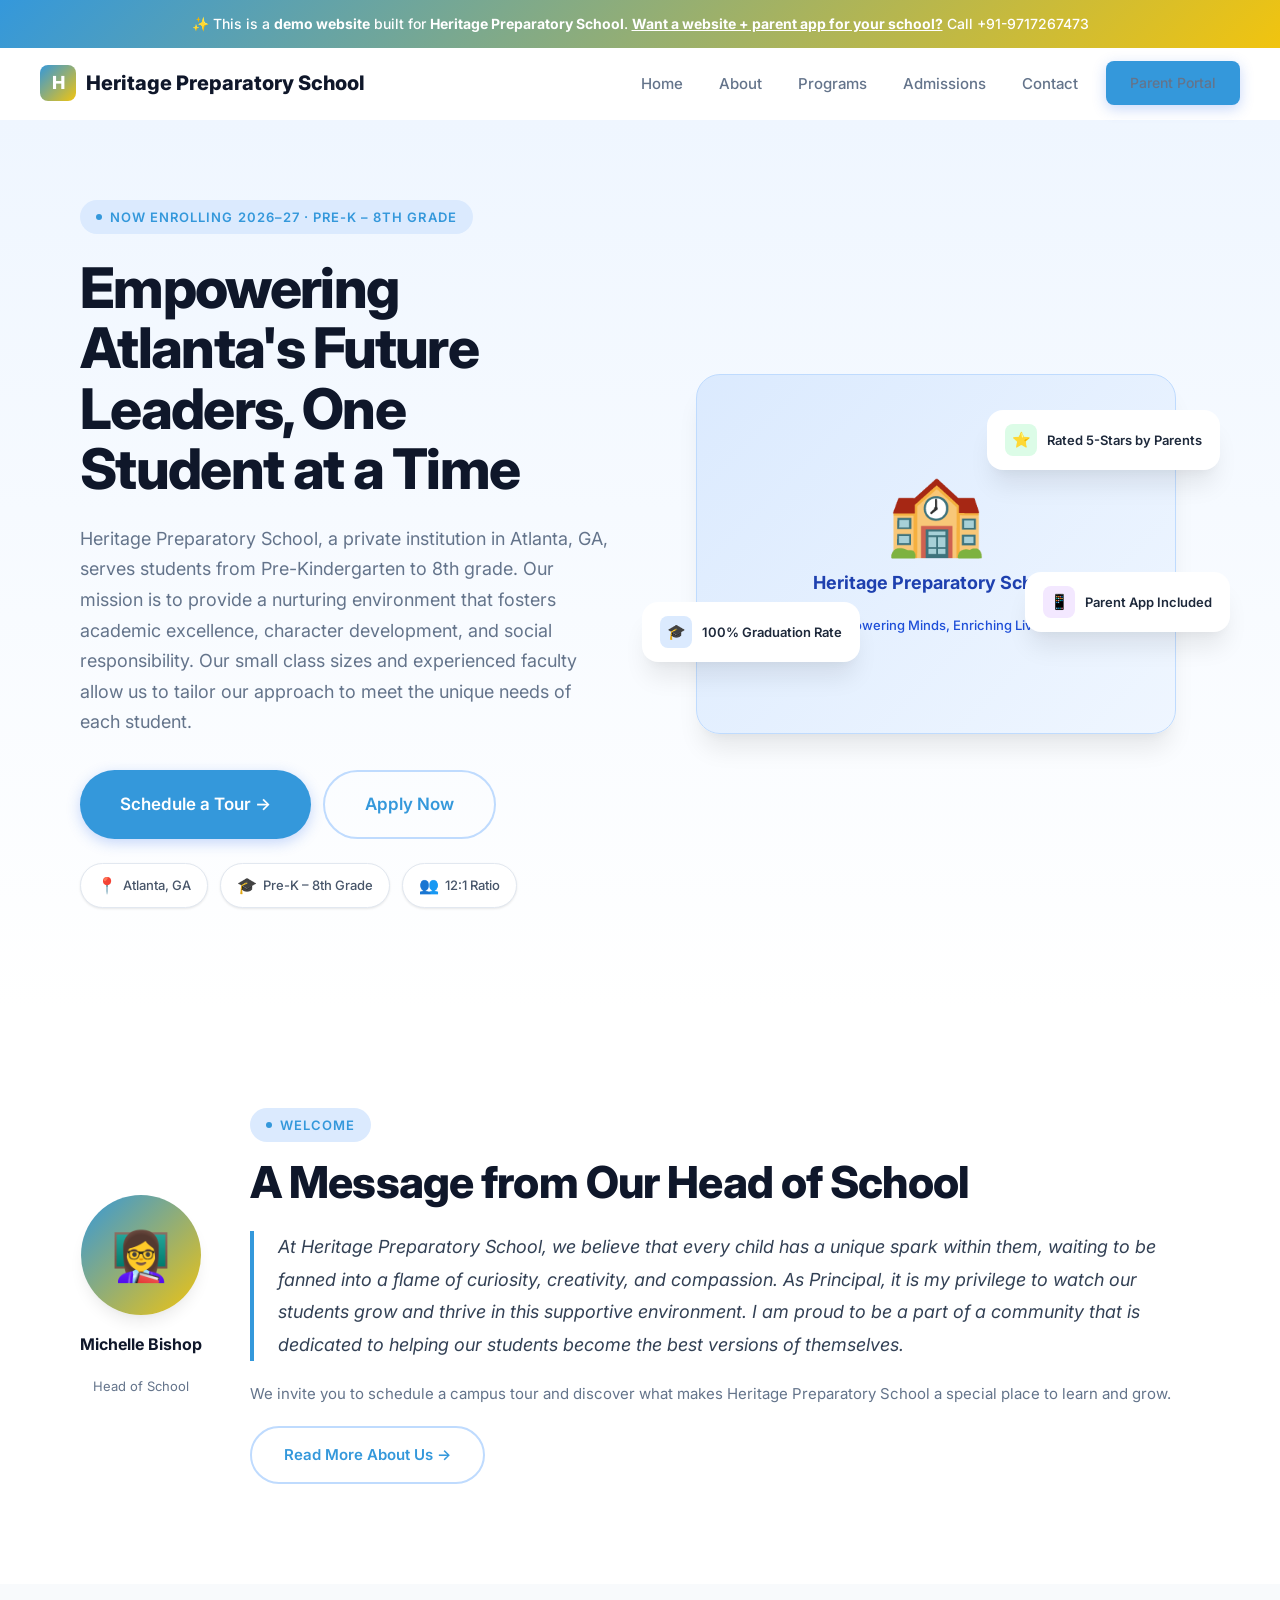
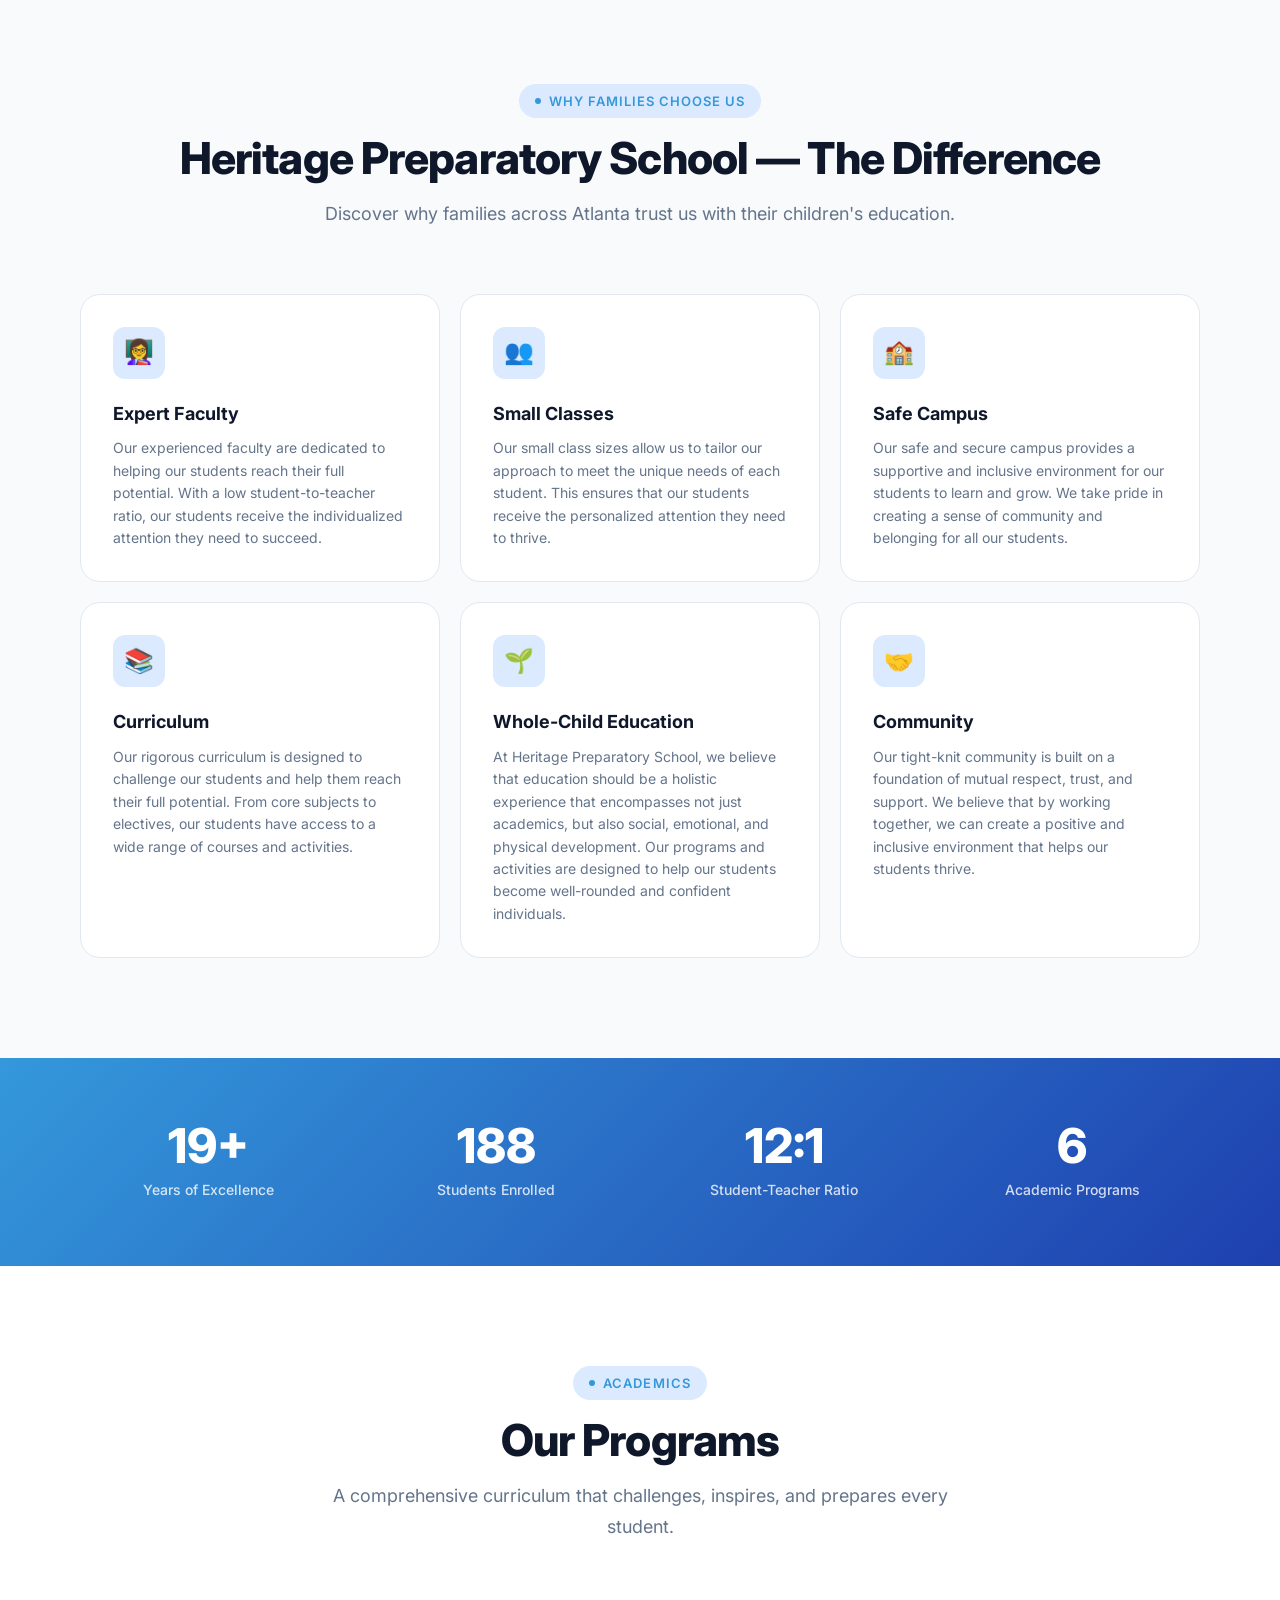
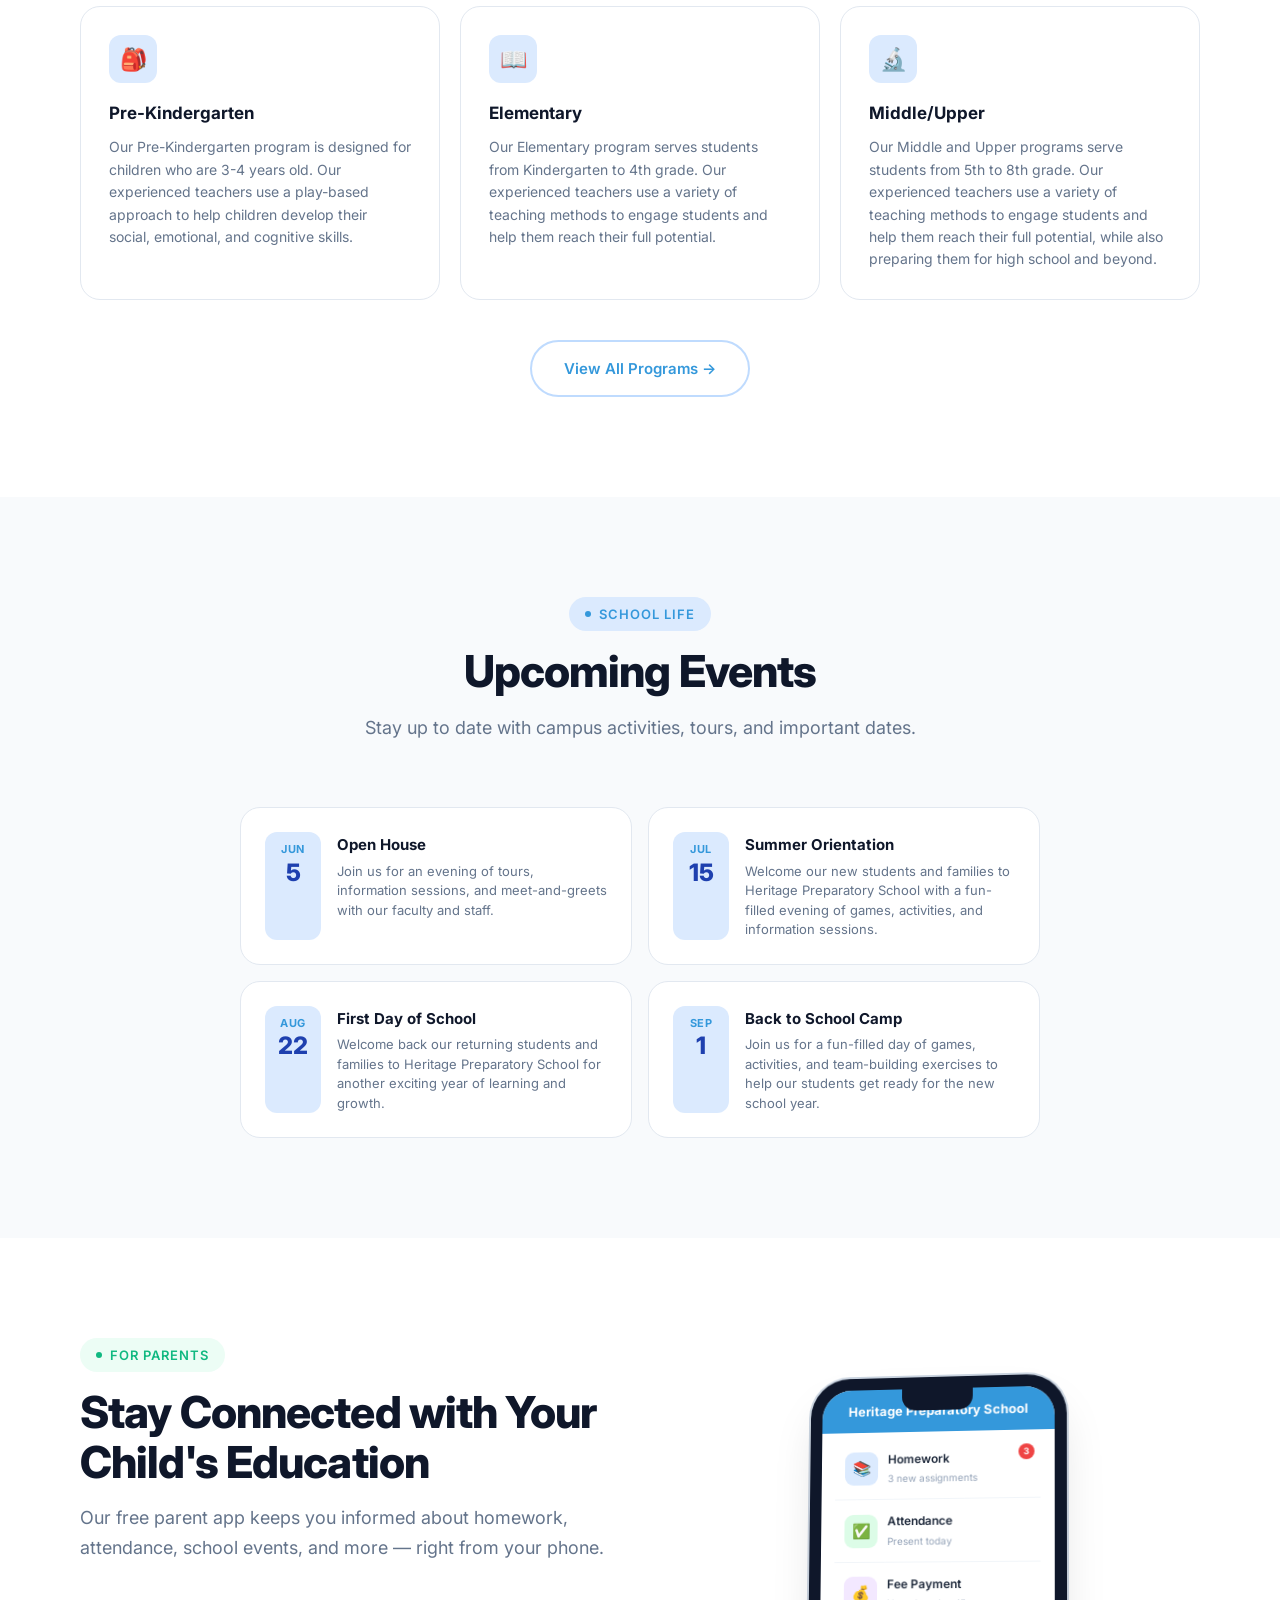
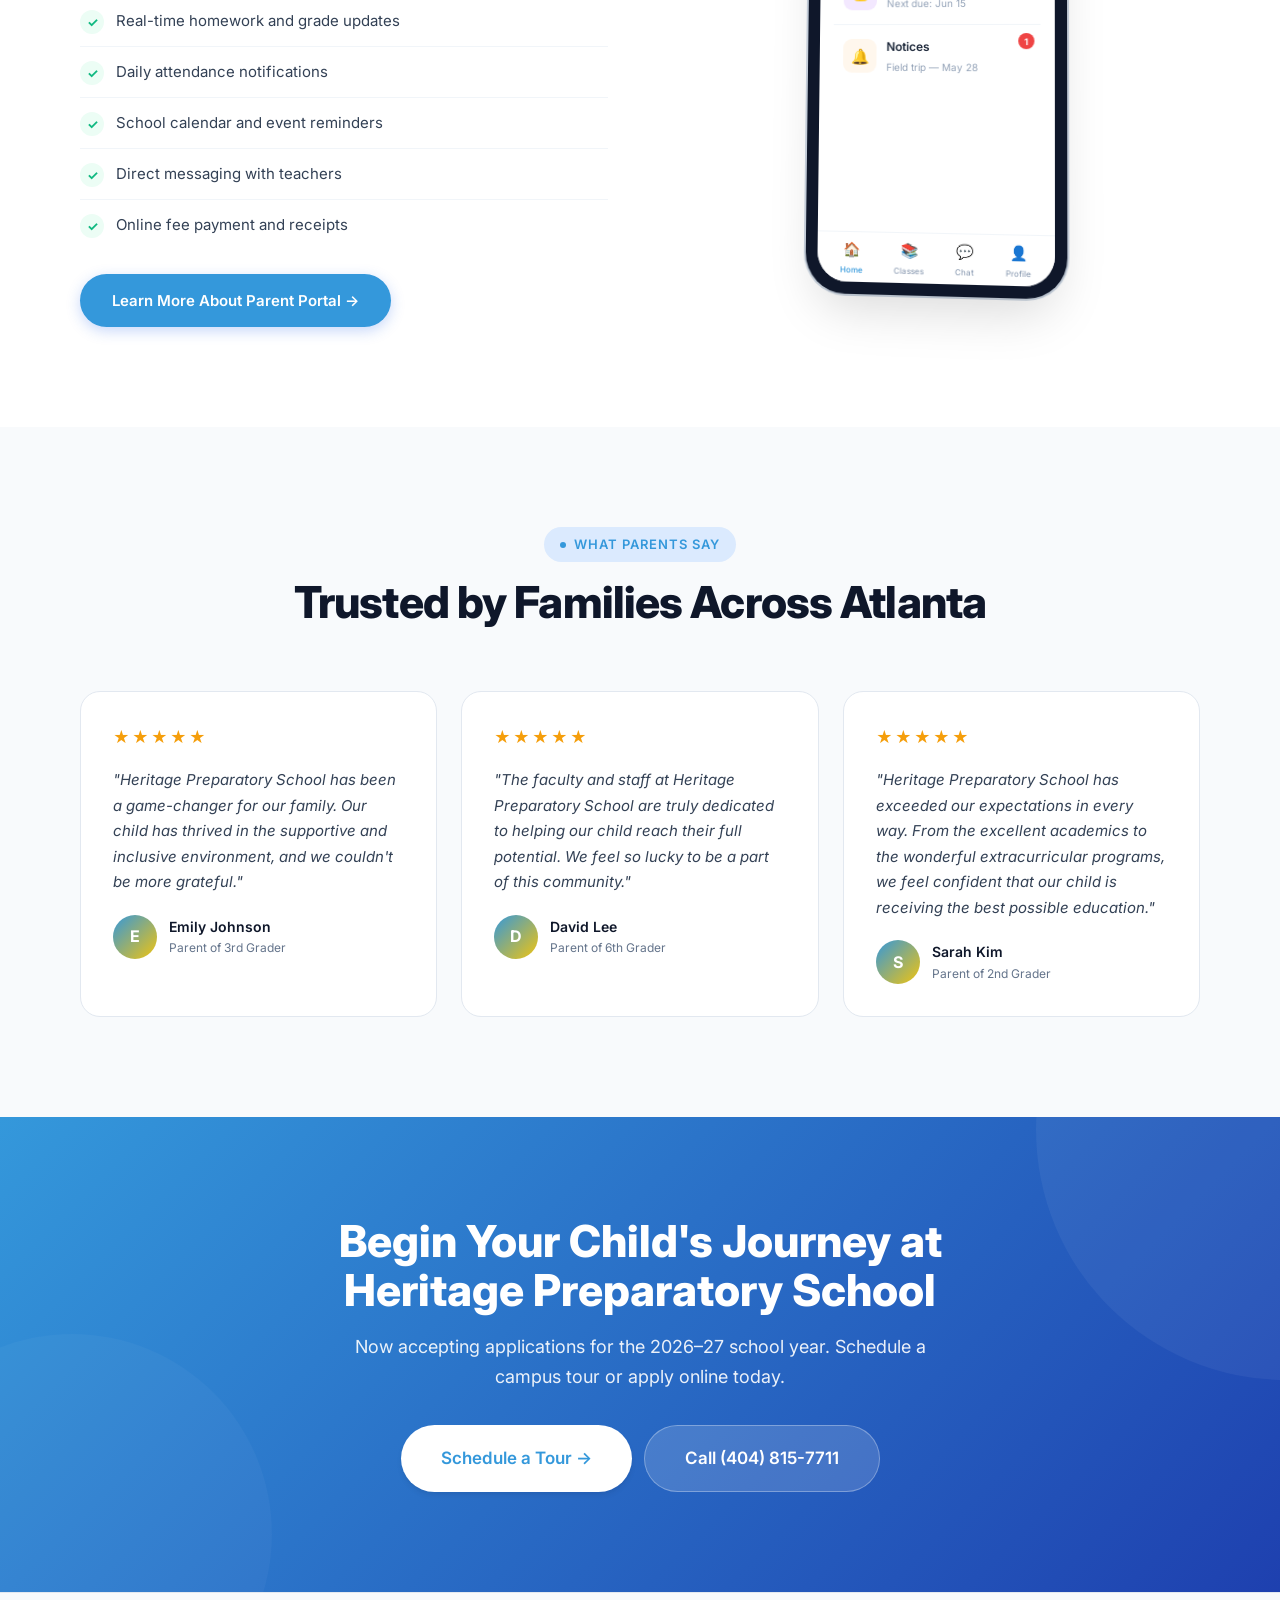
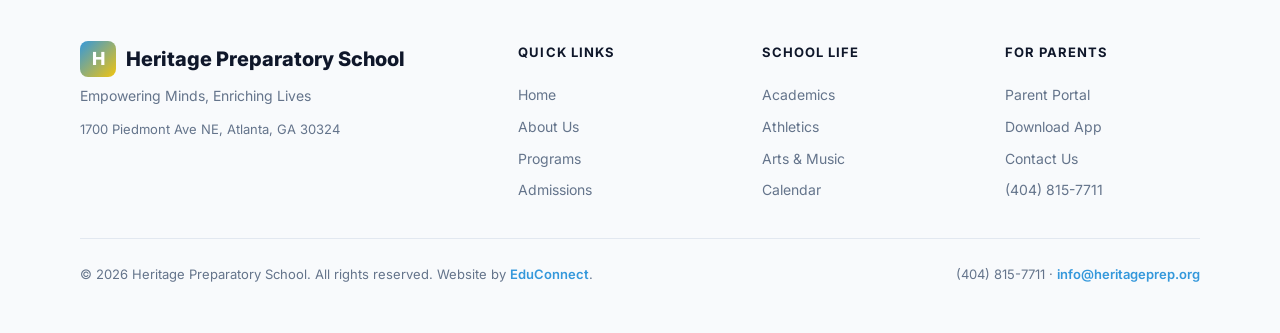
<file: index.html>
<!DOCTYPE html><html lang="en"><head>
  <meta charset="UTF-8"><meta name="viewport" content="width=device-width,initial-scale=1.0">
  <title>Home — Heritage Preparatory School</title>
  <meta name="description" content="Home — Heritage Preparatory School, a premier school in Atlanta, GA serving Pre-K – 8th Grade.">
  <meta property="og:title" content="Home — Heritage Preparatory School"><meta property="og:type" content="website">
  <link rel="preconnect" href="https://fonts.googleapis.com"><link rel="preconnect" href="https://fonts.gstatic.com" crossorigin>
  <link href="https://fonts.googleapis.com/css2?family=Inter:wght@400;500;600;700;800&display=swap" rel="stylesheet">
  <link rel="stylesheet" href="/styles.css"><script src="/main.js" defer></script>
</head><body><div class="demo-banner">
  ✨ This is a <strong>demo website</strong> built for <strong>Heritage Preparatory School</strong>.
  <a href="mailto:bhupender@myfirststepschool.com">Want a website + parent app for your school?</a> Call +91-9717267473
</div>
<nav class="navbar">
  <a href="/" class="logo"><span class="logo-icon">H</span>Heritage Preparatory School</a>
  <div class="nav-links">
    <a href="/">Home</a>
    <a href="/about.html">About</a>
    <a href="/programs.html">Programs</a>
    <a href="/admissions.html">Admissions</a>
    <a href="/contact.html">Contact</a>
    <a href="/parents.html" class="btn btn-primary" style="padding:10px 24px;font-size:14px">Parent Portal</a>
  </div>
  <button class="hamburger" aria-label="Toggle menu"><span></span><span></span><span></span></button>
</nav><main>
<section class="hero"><div class="container"><div class="hero-inner">
  <div class="hero-content">
    <div class="badge animate-on-scroll mb-6">Now Enrolling 2026–27 · Pre-K – 8th Grade</div>
    <h1 class="heading-xl animate-on-scroll mb-6">Empowering Atlanta's Future Leaders, One Student at a Time</h1>
    <p class="text-lg text-muted animate-on-scroll mb-8">Heritage Preparatory School, a private institution in Atlanta, GA, serves students from Pre-Kindergarten to 8th grade. Our mission is to provide a nurturing environment that fosters academic excellence, character development, and social responsibility. Our small class sizes and experienced faculty allow us to tailor our approach to meet the unique needs of each student.</p>
    <div class="hero-actions animate-on-scroll">
      <a href="/admissions.html" class="btn btn-primary btn-lg">Schedule a Tour →</a>
      <a href="/admissions.html" class="btn btn-outline btn-lg">Apply Now</a>
    </div>
    <div class="hero-info-cards animate-on-scroll" style="margin-top:24px">
      <div class="info-chip"><span class="ic-icon">📍</span> Atlanta, GA</div>
      <div class="info-chip"><span class="ic-icon">🎓</span> Pre-K – 8th Grade</div>
      <div class="info-chip"><span class="ic-icon">👥</span> 12:1 Ratio</div>
    </div>
  </div>
  <div class="hero-visual animate-on-scroll">
    <div class="school-illustration"><div class="school-illustration-inner">
      <div class="school-building">🏫</div><h3>Heritage Preparatory School</h3><p>Empowering Minds, Enriching Lives</p>
    </div></div>
    <div class="float-card card-1"><div class="fc-icon green">⭐</div>Rated 5-Stars by Parents</div>
    <div class="float-card card-2"><div class="fc-icon blue">🎓</div>100% Graduation Rate</div>
    <div class="float-card card-3"><div class="fc-icon purple">📱</div>Parent App Included</div>
  </div>
</div></div></section>

<section class="welcome-section section-padding"><div class="container"><div class="welcome-grid">
  <div class="principal-card animate-on-scroll">
    <div class="principal-avatar">👩‍🏫</div>
    <div class="principal-name">Michelle Bishop</div><div class="principal-title">Head of School</div>
  </div>
  <div class="welcome-text animate-on-scroll">
    <div class="badge mb-4">Welcome</div>
    <h2 class="heading-lg mb-6">A Message from Our Head of School</h2>
    <blockquote>At Heritage Preparatory School, we believe that every child has a unique spark within them, waiting to be fanned into a flame of curiosity, creativity, and compassion. As Principal, it is my privilege to watch our students grow and thrive in this supportive environment. I am proud to be a part of a community that is dedicated to helping our students become the best versions of themselves.</blockquote>
    <p>We invite you to schedule a campus tour and discover what makes Heritage Preparatory School a special place to learn and grow.</p>
    <a href="/about.html" class="btn btn-outline" style="margin-top:20px">Read More About Us →</a>
  </div>
</div></div></section>

<section class="features-section section-padding"><div class="container">
  <div class="text-center mb-16">
    <div class="badge animate-on-scroll mb-4">Why Families Choose Us</div>
    <h2 class="heading-lg animate-on-scroll mb-4">Heritage Preparatory School — The Difference</h2>
    <p class="text-lg text-muted max-w-lg mx-auto animate-on-scroll">Discover why families across Atlanta trust us with their children's education.</p>
  </div>
  <div class="features-grid">
      <div class="feature-card animate-on-scroll stagger-1">
        <div class="feature-icon">👩‍🏫</div><h3>Expert Faculty</h3><p>Our experienced faculty are dedicated to helping our students reach their full potential. With a low student-to-teacher ratio, our students receive the individualized attention they need to succeed.</p>
      </div>
      <div class="feature-card animate-on-scroll stagger-2">
        <div class="feature-icon">👥</div><h3>Small Classes</h3><p>Our small class sizes allow us to tailor our approach to meet the unique needs of each student. This ensures that our students receive the personalized attention they need to thrive.</p>
      </div>
      <div class="feature-card animate-on-scroll stagger-3">
        <div class="feature-icon">🏫</div><h3>Safe Campus</h3><p>Our safe and secure campus provides a supportive and inclusive environment for our students to learn and grow. We take pride in creating a sense of community and belonging for all our students.</p>
      </div>
      <div class="feature-card animate-on-scroll stagger-4">
        <div class="feature-icon">📚</div><h3>Curriculum</h3><p>Our rigorous curriculum is designed to challenge our students and help them reach their full potential. From core subjects to electives, our students have access to a wide range of courses and activities.</p>
      </div>
      <div class="feature-card animate-on-scroll stagger-5">
        <div class="feature-icon">🌱</div><h3>Whole-Child Education</h3><p>At Heritage Preparatory School, we believe that education should be a holistic experience that encompasses not just academics, but also social, emotional, and physical development. Our programs and activities are designed to help our students become well-rounded and confident individuals.</p>
      </div>
      <div class="feature-card animate-on-scroll stagger-6">
        <div class="feature-icon">🤝</div><h3>Community</h3><p>Our tight-knit community is built on a foundation of mutual respect, trust, and support. We believe that by working together, we can create a positive and inclusive environment that helps our students thrive.</p>
      </div></div>
</div></section>

<section class="stats-section"><div class="container"><div class="stats-grid">
  <div class="animate-on-scroll stagger-1"><div class="stat-value" data-count="20" data-suffix="+">0+</div><div class="stat-label">Years of Excellence</div></div>
  <div class="animate-on-scroll stagger-2"><div class="stat-value" data-count="200">0</div><div class="stat-label">Students Enrolled</div></div>
  <div class="animate-on-scroll stagger-3"><div class="stat-value">12:1</div><div class="stat-label">Student-Teacher Ratio</div></div>
  <div class="animate-on-scroll stagger-4"><div class="stat-value" data-count="6">0</div><div class="stat-label">Academic Programs</div></div>
</div></div></section>

<section class="programs-section section-padding"><div class="container">
  <div class="text-center mb-16">
    <div class="badge animate-on-scroll mb-4">Academics</div>
    <h2 class="heading-lg animate-on-scroll mb-4">Our Programs</h2>
    <p class="text-lg text-muted max-w-lg mx-auto animate-on-scroll">A comprehensive curriculum that challenges, inspires, and prepares every student.</p>
  </div>
  <div class="programs-grid">
      <div class="program-card animate-on-scroll stagger-1">
        <div class="program-icon">🎒</div><h3>Pre-Kindergarten</h3><p>Our Pre-Kindergarten program is designed for children who are 3-4 years old. Our experienced teachers use a play-based approach to help children develop their social, emotional, and cognitive skills.</p>
      </div>
      <div class="program-card animate-on-scroll stagger-2">
        <div class="program-icon">📖</div><h3>Elementary</h3><p>Our Elementary program serves students from Kindergarten to 4th grade. Our experienced teachers use a variety of teaching methods to engage students and help them reach their full potential.</p>
      </div>
      <div class="program-card animate-on-scroll stagger-3">
        <div class="program-icon">🔬</div><h3>Middle/Upper</h3><p>Our Middle and Upper programs serve students from 5th to 8th grade. Our experienced teachers use a variety of teaching methods to engage students and help them reach their full potential, while also preparing them for high school and beyond.</p>
      </div></div>
  <div class="text-center animate-on-scroll" style="margin-top:40px"><a href="/programs.html" class="btn btn-outline">View All Programs →</a></div>
</div></section>

<section class="events-section section-padding"><div class="container">
  <div class="text-center mb-16">
    <div class="badge animate-on-scroll mb-4">School Life</div>
    <h2 class="heading-lg animate-on-scroll mb-4">Upcoming Events</h2>
    <p class="text-lg text-muted max-w-lg mx-auto animate-on-scroll">Stay up to date with campus activities, tours, and important dates.</p>
  </div>
  <div class="events-grid"><div class="event-card animate-on-scroll stagger-1">
        <div class="event-date"><div class="month">Jun</div><div class="day">5</div></div>
        <div class="event-info"><h4>Open House</h4><p>Join us for an evening of tours, information sessions, and meet-and-greets with our faculty and staff.</p></div>
      </div><div class="event-card animate-on-scroll stagger-2">
        <div class="event-date"><div class="month">Jul</div><div class="day">15</div></div>
        <div class="event-info"><h4>Summer Orientation</h4><p>Welcome our new students and families to Heritage Preparatory School with a fun-filled evening of games, activities, and information sessions.</p></div>
      </div><div class="event-card animate-on-scroll stagger-3">
        <div class="event-date"><div class="month">Aug</div><div class="day">22</div></div>
        <div class="event-info"><h4>First Day of School</h4><p>Welcome back our returning students and families to Heritage Preparatory School for another exciting year of learning and growth.</p></div>
      </div><div class="event-card animate-on-scroll stagger-4">
        <div class="event-date"><div class="month">Sep</div><div class="day">1</div></div>
        <div class="event-info"><h4>Back to School Camp</h4><p>Join us for a fun-filled day of games, activities, and team-building exercises to help our students get ready for the new school year.</p></div>
      </div></div>
</div></section>

<section class="portal-section section-padding"><div class="container"><div class="portal-grid">
  <div>
    <div class="badge accent animate-on-scroll mb-4">For Parents</div>
    <h2 class="heading-lg animate-on-scroll mb-4">Stay Connected with Your Child's Education</h2>
    <p class="text-lg text-muted animate-on-scroll mb-8">Our free parent app keeps you informed about homework, attendance, school events, and more — right from your phone.</p>
    <ul class="portal-features animate-on-scroll">
      <li><span class="pf-icon">✓</span>Real-time homework and grade updates</li>
      <li><span class="pf-icon">✓</span>Daily attendance notifications</li>
      <li><span class="pf-icon">✓</span>School calendar and event reminders</li>
      <li><span class="pf-icon">✓</span>Direct messaging with teachers</li>
      <li><span class="pf-icon">✓</span>Online fee payment and receipts</li>
    </ul>
    <a href="/parents.html" class="btn btn-primary animate-on-scroll" style="margin-top:24px">Learn More About Parent Portal →</a>
  </div>
  <div class="animate-on-scroll" style="display:flex;justify-content:center">
    <div class="phone-mockup"><div class="phone-screen">
      <div class="phone-status-bar">Heritage Preparatory School</div>
      <div class="phone-screen-content">
        <div class="phone-nav-item"><div class="phone-nav-icon blue">📚</div><div><div class="phone-nav-label">Homework</div><div class="phone-nav-sub">3 new assignments</div></div><div class="phone-badge">3</div></div>
        <div class="phone-nav-item"><div class="phone-nav-icon green">✅</div><div><div class="phone-nav-label">Attendance</div><div class="phone-nav-sub">Present today</div></div></div>
        <div class="phone-nav-item"><div class="phone-nav-icon purple">💰</div><div><div class="phone-nav-label">Fee Payment</div><div class="phone-nav-sub">Next due: Jun 15</div></div></div>
        <div class="phone-nav-item"><div class="phone-nav-icon orange">🔔</div><div><div class="phone-nav-label">Notices</div><div class="phone-nav-sub">Field trip — May 28</div></div><div class="phone-badge">1</div></div>
      </div>
      <div class="phone-bottom-bar">
        <div class="phone-tab active"><div style="font-size:14px">🏠</div>Home</div>
        <div class="phone-tab"><div style="font-size:14px">📚</div>Classes</div>
        <div class="phone-tab"><div style="font-size:14px">💬</div>Chat</div>
        <div class="phone-tab"><div style="font-size:14px">👤</div>Profile</div>
      </div>
    </div></div>
  </div>
</div></div></section>

<section class="testimonials-section section-padding"><div class="container">
  <div class="text-center mb-16">
    <div class="badge animate-on-scroll mb-4">What Parents Say</div>
    <h2 class="heading-lg animate-on-scroll mb-4">Trusted by Families Across Atlanta</h2>
  </div>
  <div class="testimonials-grid">
      <div class="testimonial-card animate-on-scroll stagger-1">
        <div class="stars"><span class="star">★</span><span class="star">★</span><span class="star">★</span><span class="star">★</span><span class="star">★</span></div>
        <p class="testimonial-text">"Heritage Preparatory School has been a game-changer for our family. Our child has thrived in the supportive and inclusive environment, and we couldn't be more grateful."</p>
        <div class="testimonial-author"><div class="author-avatar">E</div>
        <div class="author-info"><div class="author-name">Emily Johnson</div><div class="author-role">Parent of 3rd Grader</div></div></div>
      </div>
      <div class="testimonial-card animate-on-scroll stagger-2">
        <div class="stars"><span class="star">★</span><span class="star">★</span><span class="star">★</span><span class="star">★</span><span class="star">★</span></div>
        <p class="testimonial-text">"The faculty and staff at Heritage Preparatory School are truly dedicated to helping our child reach their full potential. We feel so lucky to be a part of this community."</p>
        <div class="testimonial-author"><div class="author-avatar">D</div>
        <div class="author-info"><div class="author-name">David Lee</div><div class="author-role">Parent of 6th Grader</div></div></div>
      </div>
      <div class="testimonial-card animate-on-scroll stagger-3">
        <div class="stars"><span class="star">★</span><span class="star">★</span><span class="star">★</span><span class="star">★</span><span class="star">★</span></div>
        <p class="testimonial-text">"Heritage Preparatory School has exceeded our expectations in every way. From the excellent academics to the wonderful extracurricular programs, we feel confident that our child is receiving the best possible education."</p>
        <div class="testimonial-author"><div class="author-avatar">S</div>
        <div class="author-info"><div class="author-name">Sarah Kim</div><div class="author-role">Parent of 2nd Grader</div></div></div>
      </div></div>
</div></section>

<section class="cta-section"><div class="container"><div class="cta-content animate-on-scroll">
  <h2>Begin Your Child's Journey at Heritage Preparatory School</h2>
  <p>Now accepting applications for the 2026–27 school year. Schedule a campus tour or apply online today.</p>
  <div class="cta-actions">
    <a href="/admissions.html" class="btn btn-white btn-lg">Schedule a Tour →</a>
    <a href="tel:(404) 815-7711" class="btn btn-lg" style="background:rgba(255,255,255,.15);color:white;border:1px solid rgba(255,255,255,.3)">Call (404) 815-7711</a>
  </div>
</div></div></section>
</main><footer class="footer">
  <div class="container">
    <div class="footer-grid">
      <div class="footer-brand">
        <div class="logo" style="margin-bottom:8px"><span class="logo-icon">H</span>Heritage Preparatory School</div>
        <p>Empowering Minds, Enriching Lives</p>
        <p style="margin-top:12px;font-size:13px">1700 Piedmont Ave NE, Atlanta, GA 30324</p>
      </div>
      <div class="footer-col"><h4>Quick Links</h4><a href="/">Home</a><a href="/about.html">About Us</a><a href="/programs.html">Programs</a><a href="/admissions.html">Admissions</a></div>
      <div class="footer-col"><h4>School Life</h4><a href="/programs.html">Academics</a><a href="/programs.html">Athletics</a><a href="/programs.html">Arts &amp; Music</a><a href="/contact.html">Calendar</a></div>
      <div class="footer-col"><h4>For Parents</h4><a href="/parents.html">Parent Portal</a><a href="/parents.html">Download App</a><a href="/contact.html">Contact Us</a><a href="tel:(404) 815-7711">(404) 815-7711</a></div>
    </div>
    <div class="footer-bottom">
      <p>&copy; 2026 Heritage Preparatory School. All rights reserved. Website by <a href="mailto:bhupender@myfirststepschool.com">EduConnect</a>.</p>
      <p>(404) 815-7711 &middot; <a href="mailto:info@heritageprep.org">info@heritageprep.org</a></p>
    </div>
  </div>
</footer></body></html>
</file>
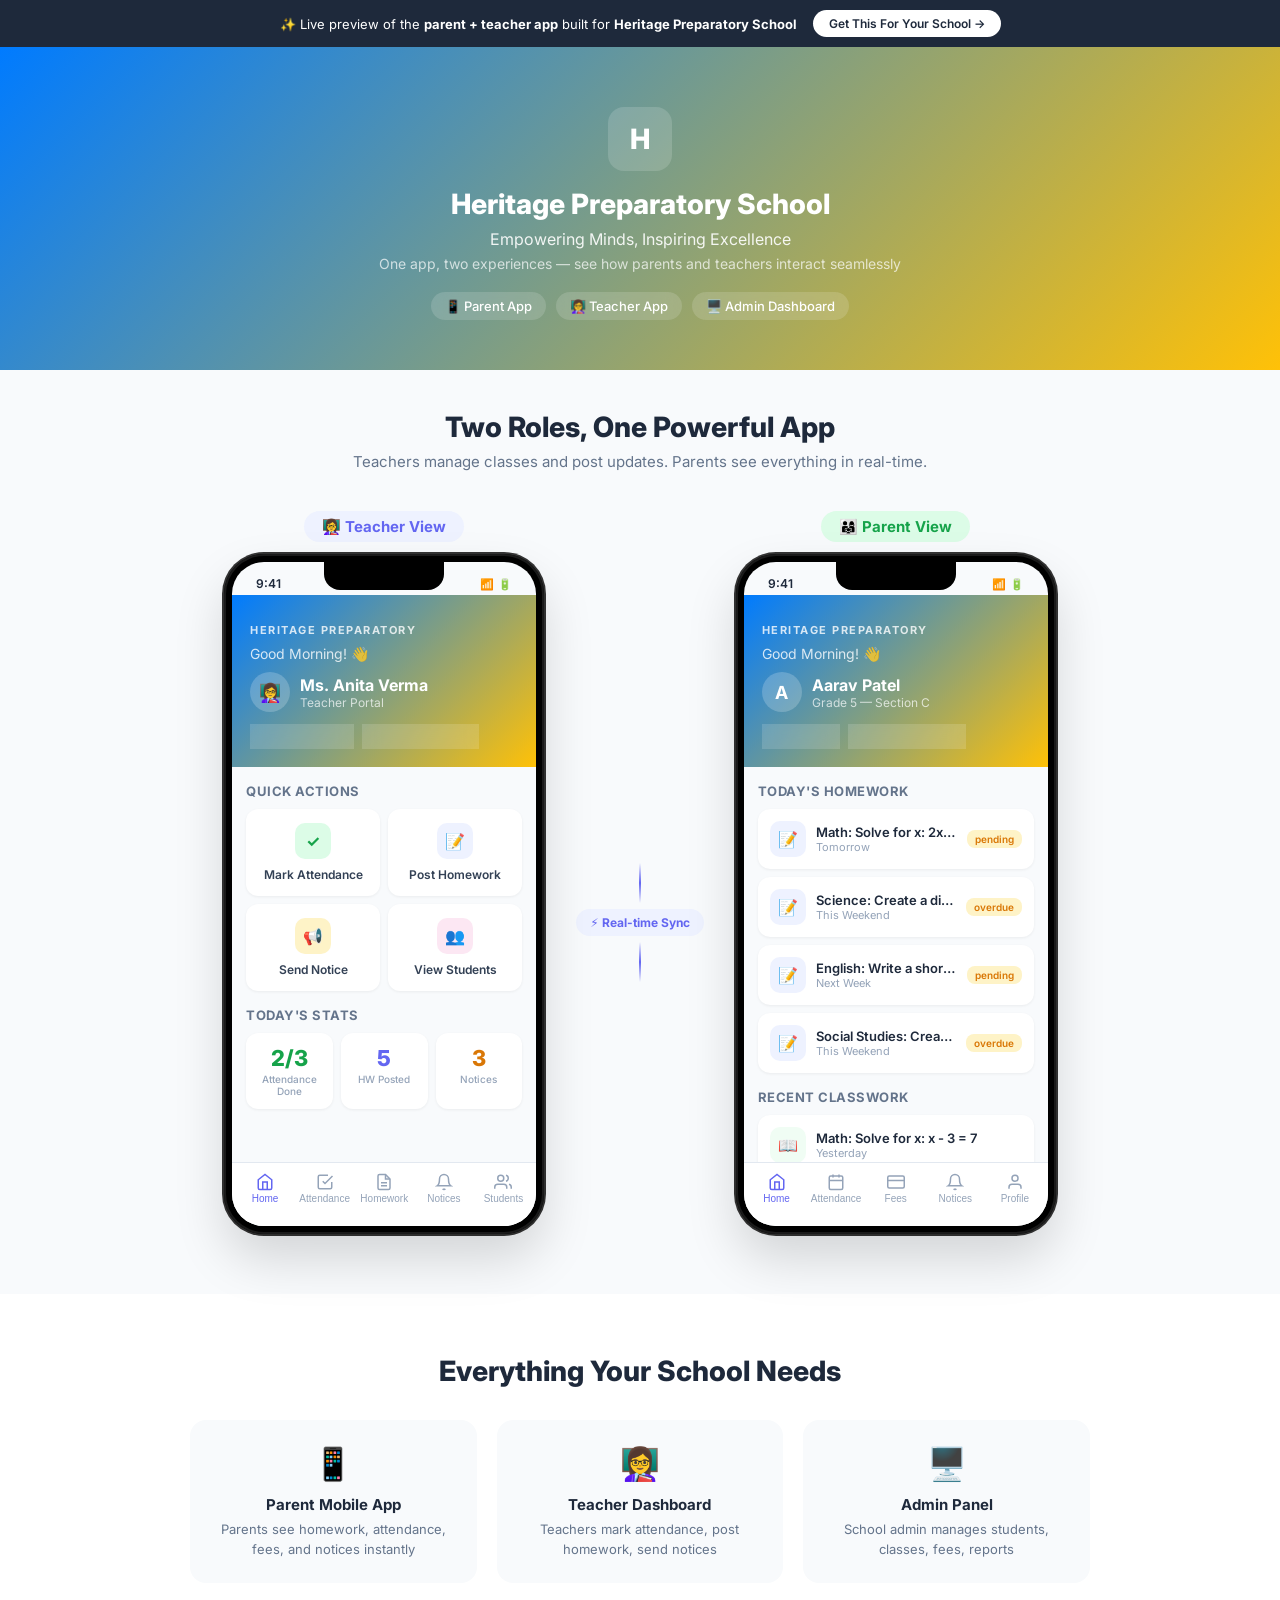
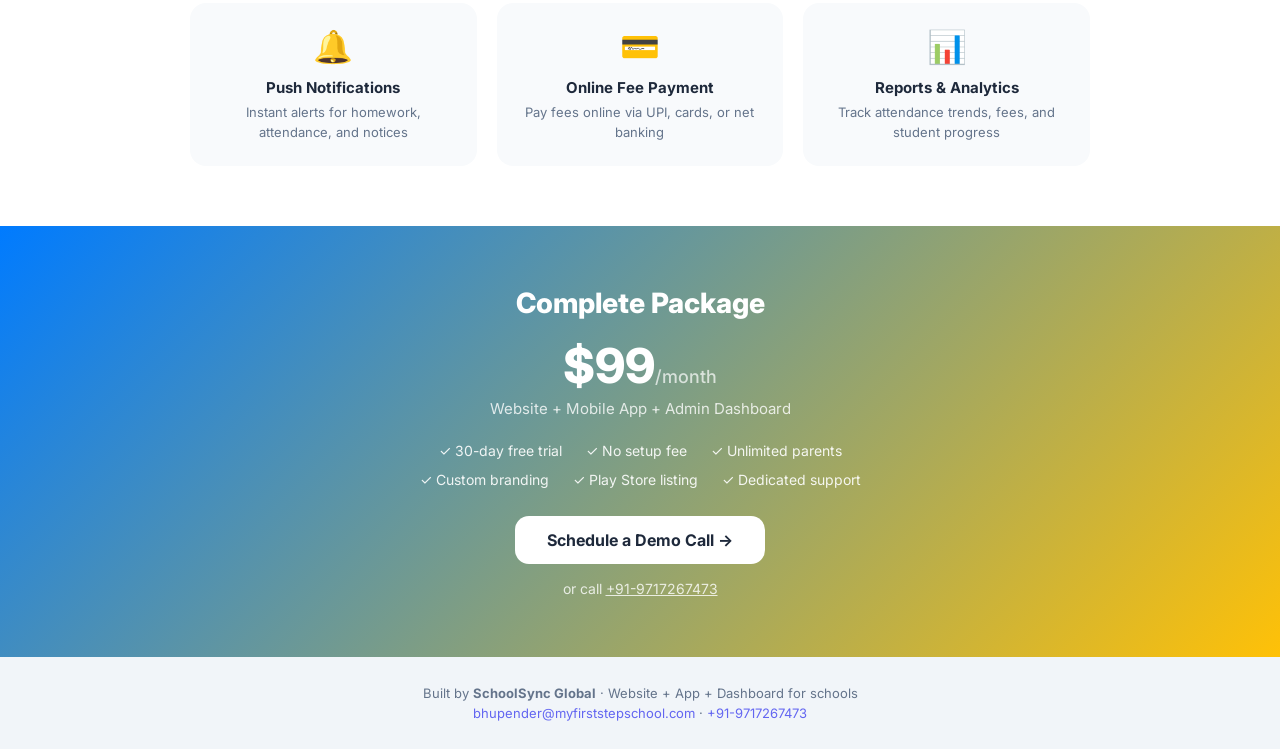
<file: app/index.html>
<!DOCTYPE html>
<html lang="en">
<head>
  <meta charset="UTF-8">
  <meta name="viewport" content="width=device-width,initial-scale=1.0">
  <title>Heritage Preparatory School — App Preview</title>
  <meta name="description" content="See how the Heritage Preparatory School parent &amp; teacher app would look. Homework, attendance, fees, notices — all in one app.">
  <link rel="preconnect" href="https://fonts.googleapis.com">
  <link rel="preconnect" href="https://fonts.gstatic.com" crossorigin>
  <link href="https://fonts.googleapis.com/css2?family=Inter:wght@400;500;600;700;800&display=swap" rel="stylesheet">
  <link rel="stylesheet" href="/app/styles.css">
</head>
<body>
  <!-- Top banner -->
  <div class="demo-banner">
    <div class="banner-inner">
      <span>✨ Live preview of the <strong>parent + teacher app</strong> built for <strong>Heritage Preparatory School</strong></span>
      <a href="mailto:bhupender@myfirststepschool.com" class="banner-cta">Get This For Your School →</a>
    </div>
  </div>

  <!-- Hero section -->
  <div class="hero-section" style="background:linear-gradient(135deg,#007BFF,#FFC107)">
    <div class="hero-content">
      <div class="hero-logo" style="background:rgba(255,255,255,.15)">H</div>
      <h1>Heritage Preparatory School</h1>
      <p class="hero-tagline">Empowering Minds, Inspiring Excellence</p>
      <p class="hero-desc">One app, two experiences — see how parents and teachers interact seamlessly</p>
      <div class="hero-badges">
        <span class="hero-badge">📱 Parent App</span>
        <span class="hero-badge">👩‍🏫 Teacher App</span>
        <span class="hero-badge">🖥️ Admin Dashboard</span>
      </div>
    </div>
  </div>

  <!-- Dual Phone Section -->
  <div class="phones-section">
    <div class="phones-header">
      <h2>Two Roles, One Powerful App</h2>
      <p>Teachers manage classes and post updates. Parents see everything in real-time.</p>
    </div>

    <div class="phones-container">
      <!-- TEACHER PHONE -->
      <div class="phone-wrapper">
        <div class="phone-label teacher-label">👩‍🏫 Teacher View</div>
        <div class="phone-frame" id="teacher-phone">
          <div class="phone-notch"></div>
          <div class="phone-screen">
            <div class="status-bar">
              <span class="time">9:41</span>
              <div class="status-icons"><span>📶</span><span>🔋</span></div>
            </div>

            <!-- Teacher: Dashboard -->
            <div class="app-screen active" data-screen="t-dashboard" data-phone="teacher">
              <div class="screen-hero" style="background:linear-gradient(135deg,#007BFF,#FFC107)">
                <div class="app-name-bar">Heritage Preparatory</div>
                <div class="hero-greeting">Good Morning! 👋</div>
                <div class="hero-student">
                  <div class="student-avatar">👩‍🏫</div>
                  <div>
                    <div class="student-name">Ms. Anita Verma</div>
                    <div class="student-class">Teacher Portal</div>
                  </div>
                </div>
                <div class="hero-chips">
                  <div class="glass-chip"><span>🏫</span> 10 Classes</div>
                  <div class="glass-chip"><span>👥</span> 120 Students</div>
                </div>
              </div>
              <div class="screen-body">
                <div class="section-label">Quick Actions</div>
                <div class="quick-actions">
                  <div class="action-card" data-goto="t-attendance">
                    <div class="action-icon" style="background:#DCFCE7;color:#16A34A">✓</div>
                    <span>Mark Attendance</span>
                  </div>
                  <div class="action-card" data-goto="t-homework">
                    <div class="action-icon" style="background:#EEF2FF;color:#6366F1">📝</div>
                    <span>Post Homework</span>
                  </div>
                  <div class="action-card" data-goto="t-notices">
                    <div class="action-icon" style="background:#FEF3C7;color:#D97706">📢</div>
                    <span>Send Notice</span>
                  </div>
                  <div class="action-card" data-goto="t-students">
                    <div class="action-icon" style="background:#FCE7F3;color:#DB2777">👥</div>
                    <span>View Students</span>
                  </div>
                </div>
                <div class="section-label" style="margin-top:16px">Today's Stats</div>
                <div class="stats-row">
                  <div class="stat-card"><div class="stat-num" style="color:#16A34A">2/3</div><div class="stat-lbl">Attendance Done</div></div>
                  <div class="stat-card"><div class="stat-num" style="color:#6366F1">5</div><div class="stat-lbl">HW Posted</div></div>
                  <div class="stat-card"><div class="stat-num" style="color:#D97706">3</div><div class="stat-lbl">Notices</div></div>
                </div>
              </div>
            </div>

            <!-- Teacher: Mark Attendance -->
            <div class="app-screen" data-screen="t-attendance" data-phone="teacher">
              <div class="screen-hero compact" style="background:linear-gradient(135deg,#007BFF,#FFC107)">
                <div class="app-name-bar">Heritage Preparatory</div>
                <div class="screen-title">Mark Attendance</div>
                <div class="screen-subtitle">Monday, May 25, 2026</div>
              </div>
              <div class="screen-body">
                <div class="class-selector"><div class="class-chip active">Grade 3-A</div><div class="class-chip">Grade 3-B</div><div class="class-chip">Grade 4-A</div></div>
                <div class="attendance-toolbar">
                  <button class="att-btn present-btn">All Present</button>
                  <button class="att-btn absent-btn">All Absent</button>
                </div>
                <div id="teacher-attendance-list" class="card-list"></div>
              </div>
            </div>

            <!-- Teacher: Post Homework -->
            <div class="app-screen" data-screen="t-homework" data-phone="teacher">
              <div class="screen-hero compact" style="background:linear-gradient(135deg,#007BFF,#FFC107)">
                <div class="app-name-bar">Heritage Preparatory</div>
                <div class="screen-title">Homework</div>
                <div class="screen-subtitle">Post &amp; Manage</div>
              </div>
              <div class="screen-body">
                <div class="form-area">
                  <div class="form-group"><label class="form-label">Class</label><div class="form-select">Grade 3 — Section A</div></div>
                  <div class="form-group"><label class="form-label">Subject</label><div class="form-select">Mathematics</div></div>
                  <div class="form-group"><label class="form-label">Title</label><div class="form-input-demo">Chapter 5 — Fractions Practice</div></div>
                  <div class="form-group"><label class="form-label">Due Date</label><div class="form-input-demo">Tomorrow</div></div>
                  <button class="submit-btn" style="background:#007BFF">📤 Post Homework</button>
                </div>
                <div class="section-label" style="margin-top:16px">Recently Posted</div>
                <div id="teacher-hw-list" class="card-list"></div>
              </div>
            </div>

            <!-- Teacher: Send Notice -->
            <div class="app-screen" data-screen="t-notices" data-phone="teacher">
              <div class="screen-hero compact" style="background:linear-gradient(135deg,#007BFF,#FFC107)">
                <div class="app-name-bar">Heritage Preparatory</div>
                <div class="screen-title">Notices</div>
                <div class="screen-subtitle">Post Announcements</div>
              </div>
              <div class="screen-body">
                <div class="form-area">
                  <div class="form-group"><label class="form-label">Target</label><div class="class-selector"><div class="class-chip active">All Classes</div><div class="class-chip">3-A</div><div class="class-chip">3-B</div></div></div>
                  <div class="form-group"><label class="form-label">Title</label><div class="form-input-demo">Annual Day Celebration</div></div>
                  <div class="form-group"><label class="form-label">Message</label><div class="form-textarea-demo">Our Annual Day will be held on June 15th. All parents are invited.</div></div>
                  <button class="submit-btn" style="background:#007BFF">📢 Post Notice</button>
                </div>
                <div class="section-label" style="margin-top:16px">Recent</div>
                <div id="teacher-notices-list" class="card-list"></div>
              </div>
            </div>

            <!-- Teacher: Students -->
            <div class="app-screen" data-screen="t-students" data-phone="teacher">
              <div class="screen-hero compact" style="background:linear-gradient(135deg,#007BFF,#FFC107)">
                <div class="app-name-bar">Heritage Preparatory</div>
                <div class="screen-title">Students</div>
                <div class="screen-subtitle">Class Directory</div>
              </div>
              <div class="screen-body">
                <div class="class-selector"><div class="class-chip active">Grade 3-A</div><div class="class-chip">Grade 3-B</div><div class="class-chip">Grade 4-A</div></div>
                <div class="search-bar"><span>🔍</span><span class="search-text">Search students...</span></div>
                <div id="teacher-students-list" class="card-list"></div>
              </div>
            </div>

            <div class="tab-bar">
              <button class="tab active" data-tab="t-dashboard" data-phone="teacher"><svg width="20" height="20" viewBox="0 0 24 24" fill="none" stroke="currentColor" stroke-width="2"><path d="M3 9l9-7 9 7v11a2 2 0 01-2 2H5a2 2 0 01-2-2z"/><polyline points="9 22 9 12 15 12 15 22"/></svg><span>Home</span></button>
              <button class="tab" data-tab="t-attendance" data-phone="teacher"><svg width="20" height="20" viewBox="0 0 24 24" fill="none" stroke="currentColor" stroke-width="2"><path d="M9 11l3 3L22 4"/><path d="M21 12v7a2 2 0 01-2 2H5a2 2 0 01-2-2V5a2 2 0 012-2h11"/></svg><span>Attendance</span></button>
              <button class="tab" data-tab="t-homework" data-phone="teacher"><svg width="20" height="20" viewBox="0 0 24 24" fill="none" stroke="currentColor" stroke-width="2"><path d="M14 2H6a2 2 0 00-2 2v16a2 2 0 002 2h12a2 2 0 002-2V8z"/><polyline points="14 2 14 8 20 8"/><line x1="16" y1="13" x2="8" y2="13"/><line x1="16" y1="17" x2="8" y2="17"/></svg><span>Homework</span></button>
              <button class="tab" data-tab="t-notices" data-phone="teacher"><svg width="20" height="20" viewBox="0 0 24 24" fill="none" stroke="currentColor" stroke-width="2"><path d="M18 8A6 6 0 006 8c0 7-3 9-3 9h18s-3-2-3-9"/><path d="M13.73 21a2 2 0 01-3.46 0"/></svg><span>Notices</span></button>
              <button class="tab" data-tab="t-students" data-phone="teacher"><svg width="20" height="20" viewBox="0 0 24 24" fill="none" stroke="currentColor" stroke-width="2"><path d="M17 21v-2a4 4 0 00-4-4H5a4 4 0 00-4 4v2"/><circle cx="9" cy="7" r="4"/><path d="M23 21v-2a4 4 0 00-3-3.87"/><path d="M16 3.13a4 4 0 010 7.75"/></svg><span>Students</span></button>
            </div>
          </div>
        </div>
      </div>

      <!-- Sync indicator -->
      <div class="sync-arrow">
        <div class="sync-line"></div>
        <div class="sync-badge">⚡ Real-time Sync</div>
        <div class="sync-line"></div>
      </div>

      <!-- PARENT PHONE -->
      <div class="phone-wrapper">
        <div class="phone-label parent-label">👨‍👩‍👧 Parent View</div>
        <div class="phone-frame" id="parent-phone">
          <div class="phone-notch"></div>
          <div class="phone-screen">
            <div class="status-bar">
              <span class="time">9:41</span>
              <div class="status-icons"><span>📶</span><span>🔋</span></div>
            </div>

            <!-- Parent: Home -->
            <div class="app-screen active" data-screen="p-home" data-phone="parent">
              <div class="screen-hero" style="background:linear-gradient(135deg,#007BFF,#FFC107)">
                <div class="app-name-bar">Heritage Preparatory</div>
                <div class="hero-greeting">Good Morning! 👋</div>
                <div class="hero-student">
                  <div class="student-avatar">A</div>
                  <div><div class="student-name">Aarav Patel</div><div class="student-class">Grade 5 — Section C</div></div>
                </div>
                <div class="hero-chips">
                  <div class="glass-chip"><span>📚</span> 4 Due</div>
                  <div class="glass-chip"><span>📅</span> 92% Present</div>
                </div>
              </div>
              <div class="screen-body">
                <div class="section-label">Today's Homework</div>
                <div id="homework-list" class="card-list"></div>
                <div class="section-label" style="margin-top:16px">Recent Classwork</div>
                <div id="classwork-list" class="card-list"></div>
              </div>
            </div>

            <!-- Parent: Attendance -->
            <div class="app-screen" data-screen="p-attendance" data-phone="parent">
              <div class="screen-hero compact" style="background:linear-gradient(135deg,#007BFF,#FFC107)">
                <div class="app-name-bar">Heritage Preparatory</div>
                <div class="screen-title">Attendance</div>
                <div class="screen-subtitle">May Summary</div>
              </div>
              <div class="screen-body">
                <div class="attendance-ring-area"><div class="ring-container"><svg class="progress-ring" viewBox="0 0 120 120"><circle class="ring-bg" cx="60" cy="60" r="52"/><circle class="ring-progress" cx="60" cy="60" r="52" stroke="#007BFF" stroke-dasharray="326.7" stroke-dashoffset="26"/></svg><div class="ring-label">92%</div></div></div>
                <div class="attendance-stats">
                  <div class="att-stat present"><div class="att-num">22</div><div class="att-label">Present</div></div>
                  <div class="att-stat absent"><div class="att-num">2</div><div class="att-label">Absent</div></div>
                  <div class="att-stat other"><div class="att-num">4</div><div class="att-label">Holiday</div></div>
                </div>
                <div class="section-label">Recent Absences</div>
                <div id="absences-list" class="card-list"></div>
              </div>
            </div>

            <!-- Parent: Fees -->
            <div class="app-screen" data-screen="p-fees" data-phone="parent">
              <div class="screen-hero compact" style="background:linear-gradient(135deg,#007BFF,#FFC107)">
                <div class="app-name-bar">Heritage Preparatory</div>
                <div class="screen-title">Fees</div>
                <div class="screen-subtitle">Payment Summary</div>
              </div>
              <div class="screen-body">
                <div class="fee-summary"><div class="fee-total"><div class="fee-amount">$1,370</div><div class="fee-label">Total This Term</div></div><div class="fee-chips"><div class="fee-chip paid"><span>✓</span> <span>2</span> Paid</div><div class="fee-chip pending"><span>!</span> <span>2</span> Pending</div></div></div>
                <div class="section-label">Fee Details</div>
                <div id="fees-list" class="card-list"></div>
              </div>
            </div>

            <!-- Parent: Notices -->
            <div class="app-screen" data-screen="p-notices" data-phone="parent">
              <div class="screen-hero compact" style="background:linear-gradient(135deg,#007BFF,#FFC107)">
                <div class="app-name-bar">Heritage Preparatory</div>
                <div class="screen-title">Notices</div>
                <div class="screen-subtitle">School Announcements</div>
              </div>
              <div class="screen-body"><div id="notices-list" class="card-list"></div></div>
            </div>

            <!-- Parent: Profile -->
            <div class="app-screen" data-screen="p-profile" data-phone="parent">
              <div class="screen-hero compact" style="background:linear-gradient(135deg,#007BFF,#FFC107)">
                <div class="app-name-bar">Heritage Preparatory</div>
                <div class="screen-title">Profile</div>
                <div class="screen-subtitle">Student Information</div>
              </div>
              <div class="screen-body">
                <div class="profile-header"><div class="profile-avatar" style="background:linear-gradient(135deg,#007BFF,#FFC107)">A</div><div class="profile-name">Aarav Patel</div><div class="profile-class">Grade 5 — Section C · Roll No. 12</div></div>
                <div class="profile-details">
                  <div class="profile-row"><span class="profile-icon">🏫</span><div><div class="pd-label">School</div><div class="pd-value">Heritage Preparatory School</div></div></div>
                  <div class="profile-row"><span class="profile-icon">👨‍👩‍👧</span><div><div class="pd-label">Parent</div><div class="pd-value">Mr. & Mrs. Rohan Patel</div></div></div>
                  <div class="profile-row"><span class="profile-icon">📞</span><div><div class="pd-label">Contact</div><div class="pd-value">+1 404-123-4567</div></div></div>
                  <div class="profile-row"><span class="profile-icon">📧</span><div><div class="pd-label">Email</div><div class="pd-value">rohan.patel@example.com</div></div></div>
                  <div class="profile-row"><span class="profile-icon">🩸</span><div><div class="pd-label">Blood Group</div><div class="pd-value">O+</div></div></div>
                </div>
              </div>
            </div>

            <div class="tab-bar">
              <button class="tab active" data-tab="p-home" data-phone="parent"><svg width="20" height="20" viewBox="0 0 24 24" fill="none" stroke="currentColor" stroke-width="2"><path d="M3 9l9-7 9 7v11a2 2 0 01-2 2H5a2 2 0 01-2-2z"/><polyline points="9 22 9 12 15 12 15 22"/></svg><span>Home</span></button>
              <button class="tab" data-tab="p-attendance" data-phone="parent"><svg width="20" height="20" viewBox="0 0 24 24" fill="none" stroke="currentColor" stroke-width="2"><rect x="3" y="4" width="18" height="18" rx="2" ry="2"/><line x1="16" y1="2" x2="16" y2="6"/><line x1="8" y1="2" x2="8" y2="6"/><line x1="3" y1="10" x2="21" y2="10"/></svg><span>Attendance</span></button>
              <button class="tab" data-tab="p-fees" data-phone="parent"><svg width="20" height="20" viewBox="0 0 24 24" fill="none" stroke="currentColor" stroke-width="2"><rect x="1" y="4" width="22" height="16" rx="2" ry="2"/><line x1="1" y1="10" x2="23" y2="10"/></svg><span>Fees</span></button>
              <button class="tab" data-tab="p-notices" data-phone="parent"><svg width="20" height="20" viewBox="0 0 24 24" fill="none" stroke="currentColor" stroke-width="2"><path d="M18 8A6 6 0 006 8c0 7-3 9-3 9h18s-3-2-3-9"/><path d="M13.73 21a2 2 0 01-3.46 0"/></svg><span>Notices</span></button>
              <button class="tab" data-tab="p-profile" data-phone="parent"><svg width="20" height="20" viewBox="0 0 24 24" fill="none" stroke="currentColor" stroke-width="2"><path d="M20 21v-2a4 4 0 00-4-4H8a4 4 0 00-4 4v2"/><circle cx="12" cy="7" r="4"/></svg><span>Profile</span></button>
            </div>
          </div>
        </div>
      </div>
    </div>
  </div>

  <!-- Features -->
  <div class="features-section">
    <div class="features-inner">
      <h2>Everything Your School Needs</h2>
      <div class="features-grid">
        <div class="feat-card"><div class="feat-icon">📱</div><h3>Parent Mobile App</h3><p>Parents see homework, attendance, fees, and notices instantly</p></div>
        <div class="feat-card"><div class="feat-icon">👩‍🏫</div><h3>Teacher Dashboard</h3><p>Teachers mark attendance, post homework, send notices</p></div>
        <div class="feat-card"><div class="feat-icon">🖥️</div><h3>Admin Panel</h3><p>School admin manages students, classes, fees, reports</p></div>
        <div class="feat-card"><div class="feat-icon">🔔</div><h3>Push Notifications</h3><p>Instant alerts for homework, attendance, and notices</p></div>
        <div class="feat-card"><div class="feat-icon">💳</div><h3>Online Fee Payment</h3><p>Pay fees online via UPI, cards, or net banking</p></div>
        <div class="feat-card"><div class="feat-icon">📊</div><h3>Reports &amp; Analytics</h3><p>Track attendance trends, fees, and student progress</p></div>
      </div>
    </div>
  </div>

  <!-- Pricing -->
  <div class="pricing-section" style="background:linear-gradient(135deg,#007BFF,#FFC107)">
    <div class="pricing-inner">
      <h2>Complete Package</h2>
      <div class="pricing-price">$99<span>/month</span></div>
      <p class="pricing-sub">Website + Mobile App + Admin Dashboard</p>
      <div class="pricing-features"><span>✓ 30-day free trial</span><span>✓ No setup fee</span><span>✓ Unlimited parents</span><span>✓ Custom branding</span><span>✓ Play Store listing</span><span>✓ Dedicated support</span></div>
      <a href="mailto:bhupender@myfirststepschool.com?subject=Demo%20for%20heritage-preparatory-school" class="cta-button-lg">Schedule a Demo Call →</a>
      <p class="pricing-phone">or call <a href="tel:+919717267473">+91-9717267473</a></p>
    </div>
  </div>

  <footer class="demo-footer">
    <div class="footer-inner">
      <p>Built by <strong>SchoolSync Global</strong> · Website + App + Dashboard for schools</p>
      <p><a href="mailto:bhupender@myfirststepschool.com">bhupender@myfirststepschool.com</a> · <a href="tel:+919717267473">+91-9717267473</a></p>
    </div>
  </footer>

  <script>window.__SCHOOL_CONFIG__ = {"homework":[{"subject":"Math","title":"Solve for x: 2x + 5 = 11","due":"Tomorrow","status":"pending"},{"subject":"Science","title":"Create a diagram of the human body","due":"This Weekend","status":"overdue"},{"subject":"English","title":"Write a short story about a historical event","due":"Next Week","status":"pending"},{"subject":"Social Studies","title":"Create a timeline of the American Revolution","due":"This Weekend","status":"overdue"}],"classwork":[{"subject":"Math","title":"Solve for x: x - 3 = 7","date":"Yesterday"},{"subject":"Science","title":"Create a chart of the solar system","date":"Today"},{"subject":"English","title":"Read Chapter 4 - The Great Gatsby","date":"Yesterday"}],"absences":[{"date":"2024-05-10","reason":"Illness","status":"approved"},{"date":"2024-05-15","reason":"Family Emergency","status":"approved"}],"fees":[{"type":"Tuition","amount":"$1,200","due":"2024-06-01","status":"Paid"},{"type":"Activity","amount":"$100","due":"2024-05-20","status":"Pending"},{"type":"Transport","amount":"$50","due":"2024-05-15","status":"Paid"},{"type":"Books","amount":"$20","due":"2024-05-10","status":"Pending"}],"notices":[{"title":"Field Day - May 20th","body":"All students are required to participate in Field Day on May 20th. Please ensure that your child is present and ready to participate.","date":"2024-05-15"},{"title":"Parent-Teacher Conference","body":"Parents of Grade 5 students are required to attend a Parent-Teacher Conference on May 22nd. Please RSVP by May 15th.","date":"2024-05-15"},{"title":"Spring Break - May 20th - 24th","body":"School will be closed from May 20th to May 24th for Spring Break. Please ensure that your child is aware of the dates and makes necessary arrangements.","date":"2024-05-15"},{"title":"Summer Camp - June 1st - July 31st","body":"Summer Camp will be held from June 1st to July 31st. Please register your child by May 20th to secure a spot.","date":"2024-05-15"}],"teacher":{"students":[{"name":"Aarav Patel","roll":1,"parent":"Parent","color":"#FFC107","textColor":"#000000"},{"name":"Eshaan Shah","roll":1,"parent":"Parent","color":"#007BFF","textColor":"#FFFFFF"},{"name":"Kaitlyn Lee","roll":1,"parent":"Parent","color":"#FF69B4","textColor":"#000000"}],"recentHomework":[{"subject":"Math","title":"Chapter 5 - Geometry","class":"Grade 5","date":"2024-05-15"},{"subject":"Science","title":"Chapter 3 - Ecosystems","class":"Grade 5","date":"2024-05-12"},{"subject":"English","title":"Reading Comprehension","class":"Grade 5","date":"2024-05-18"}],"recentNotices":[{"title":"Field Day - May 20th","target":"All Students","date":"2024-05-15"},{"title":"Parent-Teacher Conference","target":"Parents of Grade 5","date":"2024-05-22"}]}};</script>
  <script src="/app/app.js"></script>
</body>
</html>
</file>
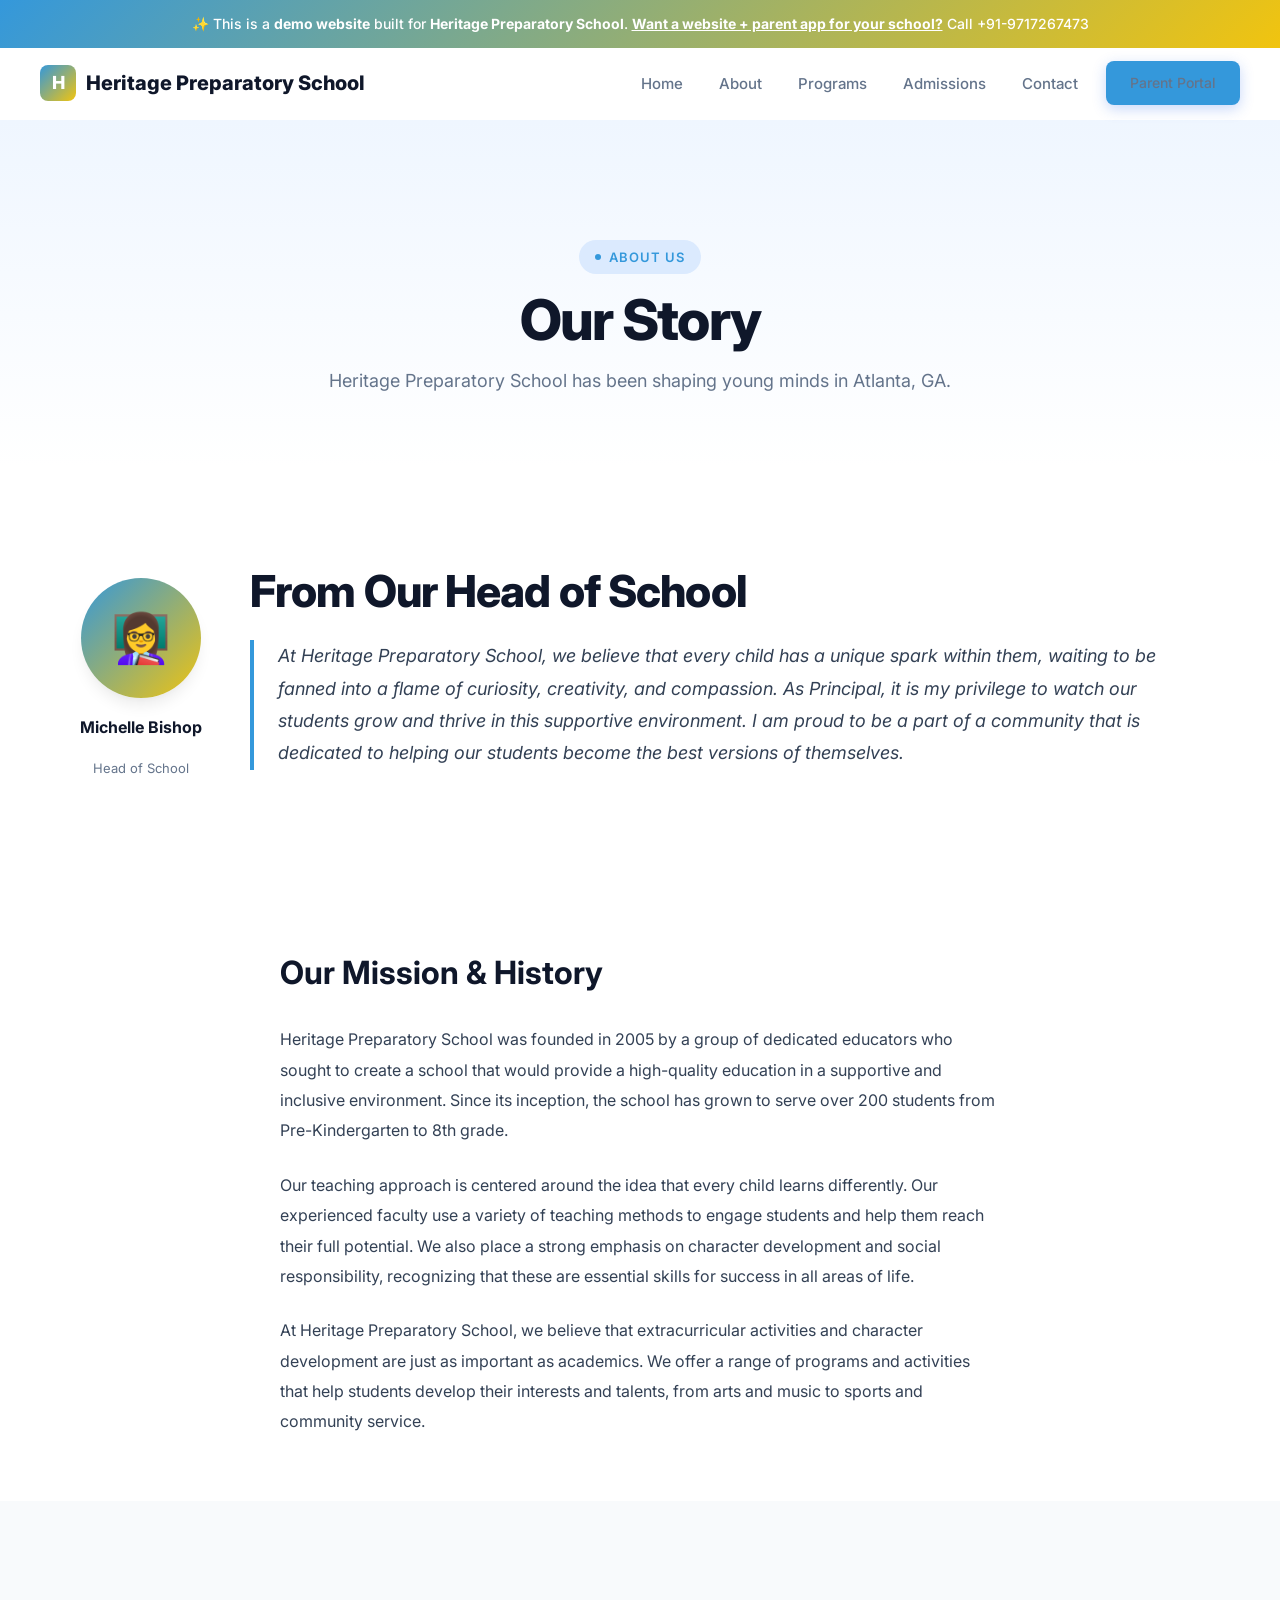
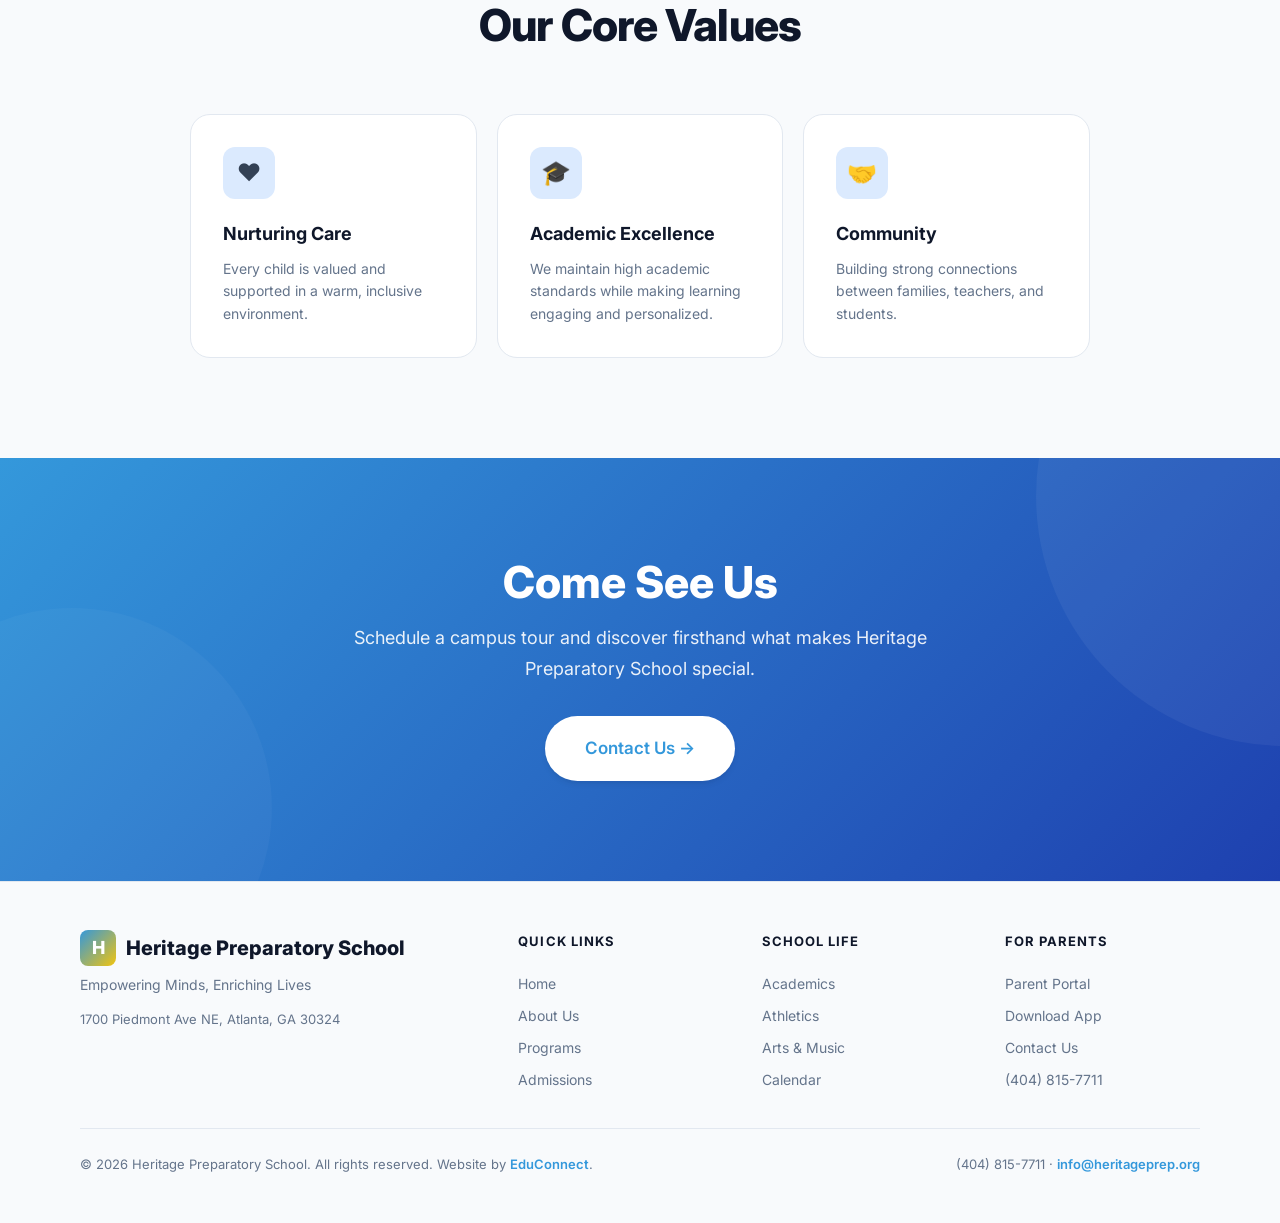
<file: about.html>
<!DOCTYPE html><html lang="en"><head>
  <meta charset="UTF-8"><meta name="viewport" content="width=device-width,initial-scale=1.0">
  <title>About Us — Heritage Preparatory School</title>
  <meta name="description" content="About Us — Heritage Preparatory School, a premier school in Atlanta, GA serving Pre-K – 8th Grade.">
  <meta property="og:title" content="About Us — Heritage Preparatory School"><meta property="og:type" content="website">
  <link rel="preconnect" href="https://fonts.googleapis.com"><link rel="preconnect" href="https://fonts.gstatic.com" crossorigin>
  <link href="https://fonts.googleapis.com/css2?family=Inter:wght@400;500;600;700;800&display=swap" rel="stylesheet">
  <link rel="stylesheet" href="/styles.css"><script src="/main.js" defer></script>
</head><body><div class="demo-banner">
  ✨ This is a <strong>demo website</strong> built for <strong>Heritage Preparatory School</strong>.
  <a href="mailto:bhupender@myfirststepschool.com">Want a website + parent app for your school?</a> Call +91-9717267473
</div>
<nav class="navbar">
  <a href="/" class="logo"><span class="logo-icon">H</span>Heritage Preparatory School</a>
  <div class="nav-links">
    <a href="/">Home</a>
    <a href="/about.html">About</a>
    <a href="/programs.html">Programs</a>
    <a href="/admissions.html">Admissions</a>
    <a href="/contact.html">Contact</a>
    <a href="/parents.html" class="btn btn-primary" style="padding:10px 24px;font-size:14px">Parent Portal</a>
  </div>
  <button class="hamburger" aria-label="Toggle menu"><span></span><span></span><span></span></button>
</nav><main>
<section class="page-hero"><div class="container">
  <div class="badge animate-on-scroll mb-4">About Us</div>
  <h1 class="heading-xl animate-on-scroll mb-4">Our Story</h1>
  <p class="text-lg text-muted max-w-lg mx-auto animate-on-scroll">Heritage Preparatory School has been shaping young minds in Atlanta, GA.</p>
</div></section>
<section class="welcome-section section-padding"><div class="container"><div class="welcome-grid">
  <div class="principal-card animate-on-scroll">
    <div class="principal-avatar">👩‍🏫</div>
    <div class="principal-name">Michelle Bishop</div><div class="principal-title">Head of School</div>
  </div>
  <div class="welcome-text animate-on-scroll">
    <h2 class="heading-lg mb-6">From Our Head of School</h2>
    <blockquote>At Heritage Preparatory School, we believe that every child has a unique spark within them, waiting to be fanned into a flame of curiosity, creativity, and compassion. As Principal, it is my privilege to watch our students grow and thrive in this supportive environment. I am proud to be a part of a community that is dedicated to helping our students become the best versions of themselves.</blockquote>
  </div>
</div></div></section>
<section class="content-section"><div class="container">
  <h2 class="heading-md animate-on-scroll mb-8">Our Mission &amp; History</h2>
  <p class="animate-on-scroll">Heritage Preparatory School was founded in 2005 by a group of dedicated educators who sought to create a school that would provide a high-quality education in a supportive and inclusive environment. Since its inception, the school has grown to serve over 200 students from Pre-Kindergarten to 8th grade.</p>
<p class="animate-on-scroll">Our teaching approach is centered around the idea that every child learns differently. Our experienced faculty use a variety of teaching methods to engage students and help them reach their full potential. We also place a strong emphasis on character development and social responsibility, recognizing that these are essential skills for success in all areas of life.</p>
<p class="animate-on-scroll">At Heritage Preparatory School, we believe that extracurricular activities and character development are just as important as academics. We offer a range of programs and activities that help students develop their interests and talents, from arts and music to sports and community service.</p>
</div></section>
<section class="features-section section-padding"><div class="container">
  <div class="text-center mb-16"><h2 class="heading-lg animate-on-scroll mb-4">Our Core Values</h2></div>
  <div class="features-grid" style="max-width:900px;margin:0 auto">
    <div class="feature-card animate-on-scroll stagger-1"><div class="feature-icon">❤️</div><h3>Nurturing Care</h3><p>Every child is valued and supported in a warm, inclusive environment.</p></div>
    <div class="feature-card animate-on-scroll stagger-2"><div class="feature-icon">🎓</div><h3>Academic Excellence</h3><p>We maintain high academic standards while making learning engaging and personalized.</p></div>
    <div class="feature-card animate-on-scroll stagger-3"><div class="feature-icon">🤝</div><h3>Community</h3><p>Building strong connections between families, teachers, and students.</p></div>
  </div>
</div></section>
<section class="cta-section"><div class="container"><div class="cta-content animate-on-scroll">
  <h2>Come See Us</h2>
  <p>Schedule a campus tour and discover firsthand what makes Heritage Preparatory School special.</p>
  <div class="cta-actions"><a href="/contact.html" class="btn btn-white btn-lg">Contact Us →</a></div>
</div></div></section>
</main><footer class="footer">
  <div class="container">
    <div class="footer-grid">
      <div class="footer-brand">
        <div class="logo" style="margin-bottom:8px"><span class="logo-icon">H</span>Heritage Preparatory School</div>
        <p>Empowering Minds, Enriching Lives</p>
        <p style="margin-top:12px;font-size:13px">1700 Piedmont Ave NE, Atlanta, GA 30324</p>
      </div>
      <div class="footer-col"><h4>Quick Links</h4><a href="/">Home</a><a href="/about.html">About Us</a><a href="/programs.html">Programs</a><a href="/admissions.html">Admissions</a></div>
      <div class="footer-col"><h4>School Life</h4><a href="/programs.html">Academics</a><a href="/programs.html">Athletics</a><a href="/programs.html">Arts &amp; Music</a><a href="/contact.html">Calendar</a></div>
      <div class="footer-col"><h4>For Parents</h4><a href="/parents.html">Parent Portal</a><a href="/parents.html">Download App</a><a href="/contact.html">Contact Us</a><a href="tel:(404) 815-7711">(404) 815-7711</a></div>
    </div>
    <div class="footer-bottom">
      <p>&copy; 2026 Heritage Preparatory School. All rights reserved. Website by <a href="mailto:bhupender@myfirststepschool.com">EduConnect</a>.</p>
      <p>(404) 815-7711 &middot; <a href="mailto:info@heritageprep.org">info@heritageprep.org</a></p>
    </div>
  </div>
</footer></body></html>
</file>
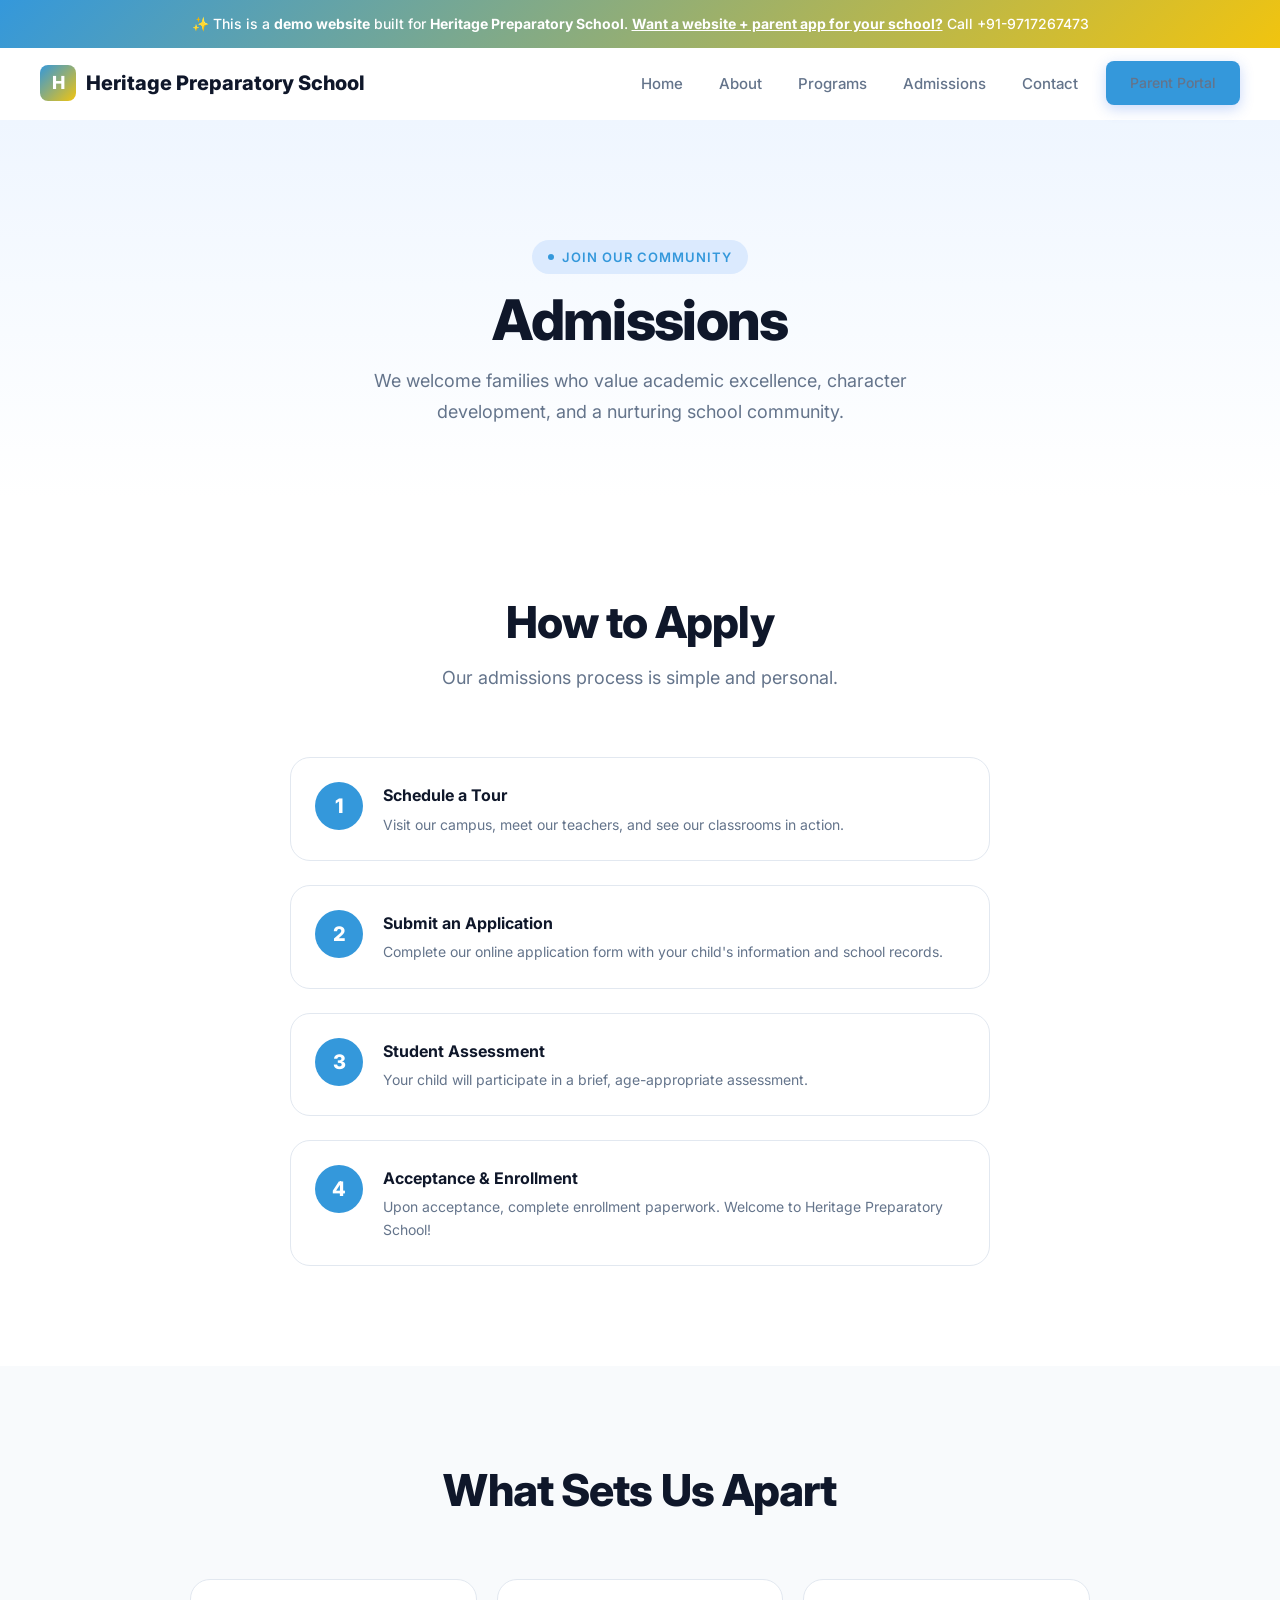
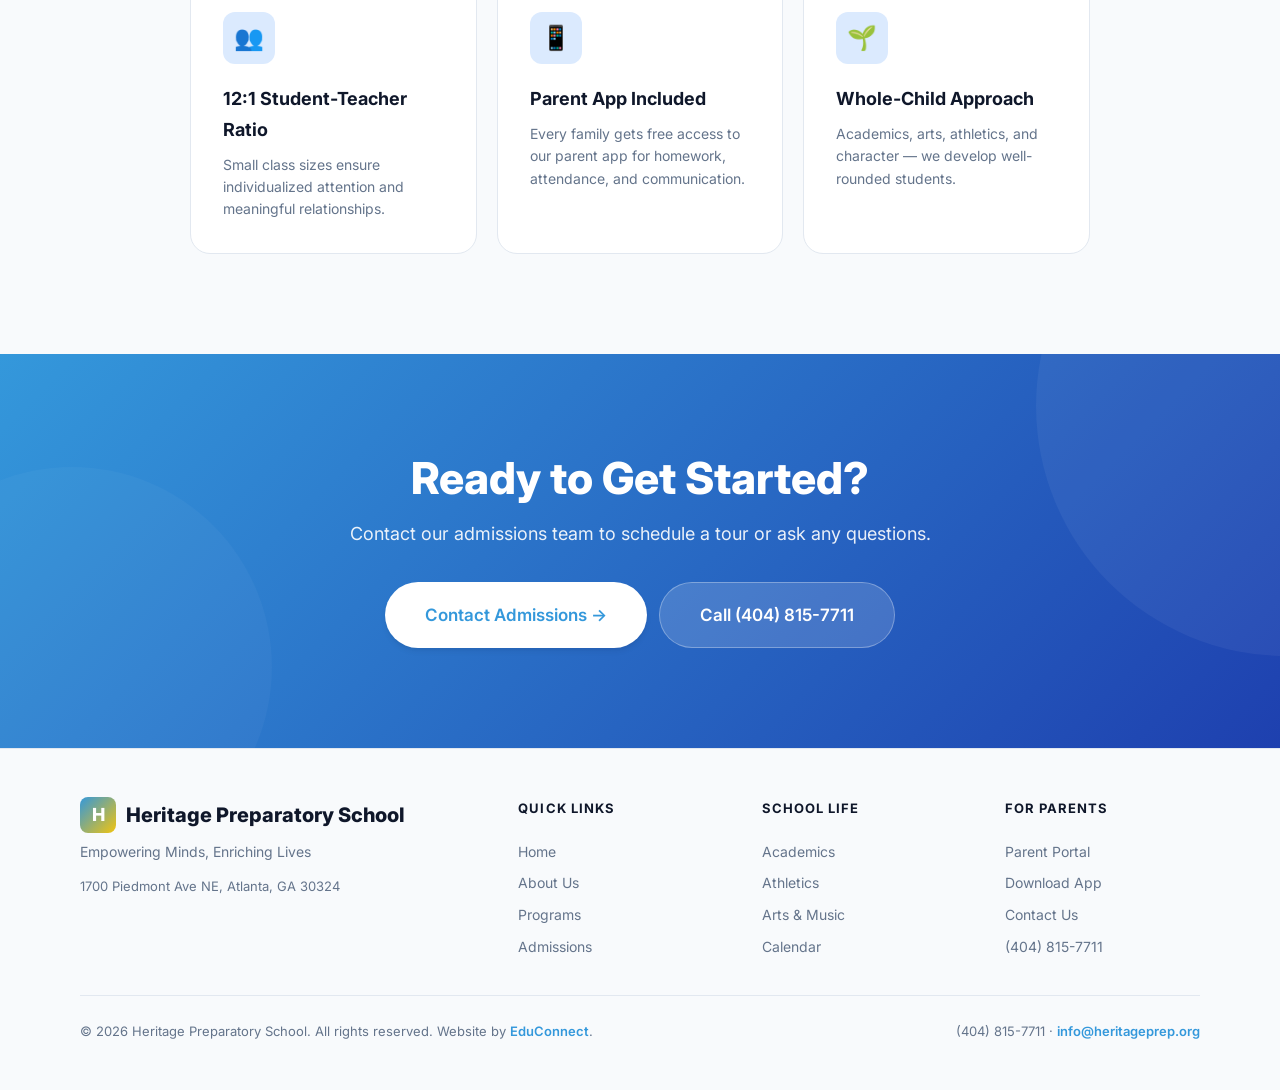
<file: admissions.html>
<!DOCTYPE html><html lang="en"><head>
  <meta charset="UTF-8"><meta name="viewport" content="width=device-width,initial-scale=1.0">
  <title>Admissions — Heritage Preparatory School</title>
  <meta name="description" content="Admissions — Heritage Preparatory School, a premier school in Atlanta, GA serving Pre-K – 8th Grade.">
  <meta property="og:title" content="Admissions — Heritage Preparatory School"><meta property="og:type" content="website">
  <link rel="preconnect" href="https://fonts.googleapis.com"><link rel="preconnect" href="https://fonts.gstatic.com" crossorigin>
  <link href="https://fonts.googleapis.com/css2?family=Inter:wght@400;500;600;700;800&display=swap" rel="stylesheet">
  <link rel="stylesheet" href="/styles.css"><script src="/main.js" defer></script>
</head><body><div class="demo-banner">
  ✨ This is a <strong>demo website</strong> built for <strong>Heritage Preparatory School</strong>.
  <a href="mailto:bhupender@myfirststepschool.com">Want a website + parent app for your school?</a> Call +91-9717267473
</div>
<nav class="navbar">
  <a href="/" class="logo"><span class="logo-icon">H</span>Heritage Preparatory School</a>
  <div class="nav-links">
    <a href="/">Home</a>
    <a href="/about.html">About</a>
    <a href="/programs.html">Programs</a>
    <a href="/admissions.html">Admissions</a>
    <a href="/contact.html">Contact</a>
    <a href="/parents.html" class="btn btn-primary" style="padding:10px 24px;font-size:14px">Parent Portal</a>
  </div>
  <button class="hamburger" aria-label="Toggle menu"><span></span><span></span><span></span></button>
</nav><main>
<section class="page-hero"><div class="container">
  <div class="badge animate-on-scroll mb-4">Join Our Community</div>
  <h1 class="heading-xl animate-on-scroll mb-4">Admissions</h1>
  <p class="text-lg text-muted max-w-lg mx-auto animate-on-scroll">We welcome families who value academic excellence, character development, and a nurturing school community.</p>
</div></section>
<section class="section-padding"><div class="container">
  <div class="text-center mb-16">
    <h2 class="heading-lg animate-on-scroll mb-4">How to Apply</h2>
    <p class="text-lg text-muted max-w-lg mx-auto animate-on-scroll">Our admissions process is simple and personal.</p>
  </div>
  <div class="admissions-steps">
    <div class="adm-step animate-on-scroll stagger-1"><div class="adm-step-num">1</div><div><h4>Schedule a Tour</h4><p>Visit our campus, meet our teachers, and see our classrooms in action.</p></div></div>
    <div class="adm-step animate-on-scroll stagger-2"><div class="adm-step-num">2</div><div><h4>Submit an Application</h4><p>Complete our online application form with your child's information and school records.</p></div></div>
    <div class="adm-step animate-on-scroll stagger-3"><div class="adm-step-num">3</div><div><h4>Student Assessment</h4><p>Your child will participate in a brief, age-appropriate assessment.</p></div></div>
    <div class="adm-step animate-on-scroll stagger-4"><div class="adm-step-num">4</div><div><h4>Acceptance &amp; Enrollment</h4><p>Upon acceptance, complete enrollment paperwork. Welcome to Heritage Preparatory School!</p></div></div>
  </div>
</div></section>
<section class="features-section section-padding"><div class="container">
  <div class="text-center mb-16"><h2 class="heading-lg animate-on-scroll mb-4">What Sets Us Apart</h2></div>
  <div class="features-grid" style="max-width:900px;margin:0 auto">
    <div class="feature-card animate-on-scroll stagger-1"><div class="feature-icon">👥</div><h3>12:1 Student-Teacher Ratio</h3><p>Small class sizes ensure individualized attention and meaningful relationships.</p></div>
    <div class="feature-card animate-on-scroll stagger-2"><div class="feature-icon">📱</div><h3>Parent App Included</h3><p>Every family gets free access to our parent app for homework, attendance, and communication.</p></div>
    <div class="feature-card animate-on-scroll stagger-3"><div class="feature-icon">🌱</div><h3>Whole-Child Approach</h3><p>Academics, arts, athletics, and character — we develop well-rounded students.</p></div>
  </div>
</div></section>
<section class="cta-section"><div class="container"><div class="cta-content animate-on-scroll">
  <h2>Ready to Get Started?</h2>
  <p>Contact our admissions team to schedule a tour or ask any questions.</p>
  <div class="cta-actions">
    <a href="/contact.html" class="btn btn-white btn-lg">Contact Admissions →</a>
    <a href="tel:(404) 815-7711" class="btn btn-lg" style="background:rgba(255,255,255,.15);color:white;border:1px solid rgba(255,255,255,.3)">Call (404) 815-7711</a>
  </div>
</div></div></section>
</main><footer class="footer">
  <div class="container">
    <div class="footer-grid">
      <div class="footer-brand">
        <div class="logo" style="margin-bottom:8px"><span class="logo-icon">H</span>Heritage Preparatory School</div>
        <p>Empowering Minds, Enriching Lives</p>
        <p style="margin-top:12px;font-size:13px">1700 Piedmont Ave NE, Atlanta, GA 30324</p>
      </div>
      <div class="footer-col"><h4>Quick Links</h4><a href="/">Home</a><a href="/about.html">About Us</a><a href="/programs.html">Programs</a><a href="/admissions.html">Admissions</a></div>
      <div class="footer-col"><h4>School Life</h4><a href="/programs.html">Academics</a><a href="/programs.html">Athletics</a><a href="/programs.html">Arts &amp; Music</a><a href="/contact.html">Calendar</a></div>
      <div class="footer-col"><h4>For Parents</h4><a href="/parents.html">Parent Portal</a><a href="/parents.html">Download App</a><a href="/contact.html">Contact Us</a><a href="tel:(404) 815-7711">(404) 815-7711</a></div>
    </div>
    <div class="footer-bottom">
      <p>&copy; 2026 Heritage Preparatory School. All rights reserved. Website by <a href="mailto:bhupender@myfirststepschool.com">EduConnect</a>.</p>
      <p>(404) 815-7711 &middot; <a href="mailto:info@heritageprep.org">info@heritageprep.org</a></p>
    </div>
  </div>
</footer></body></html>
</file>
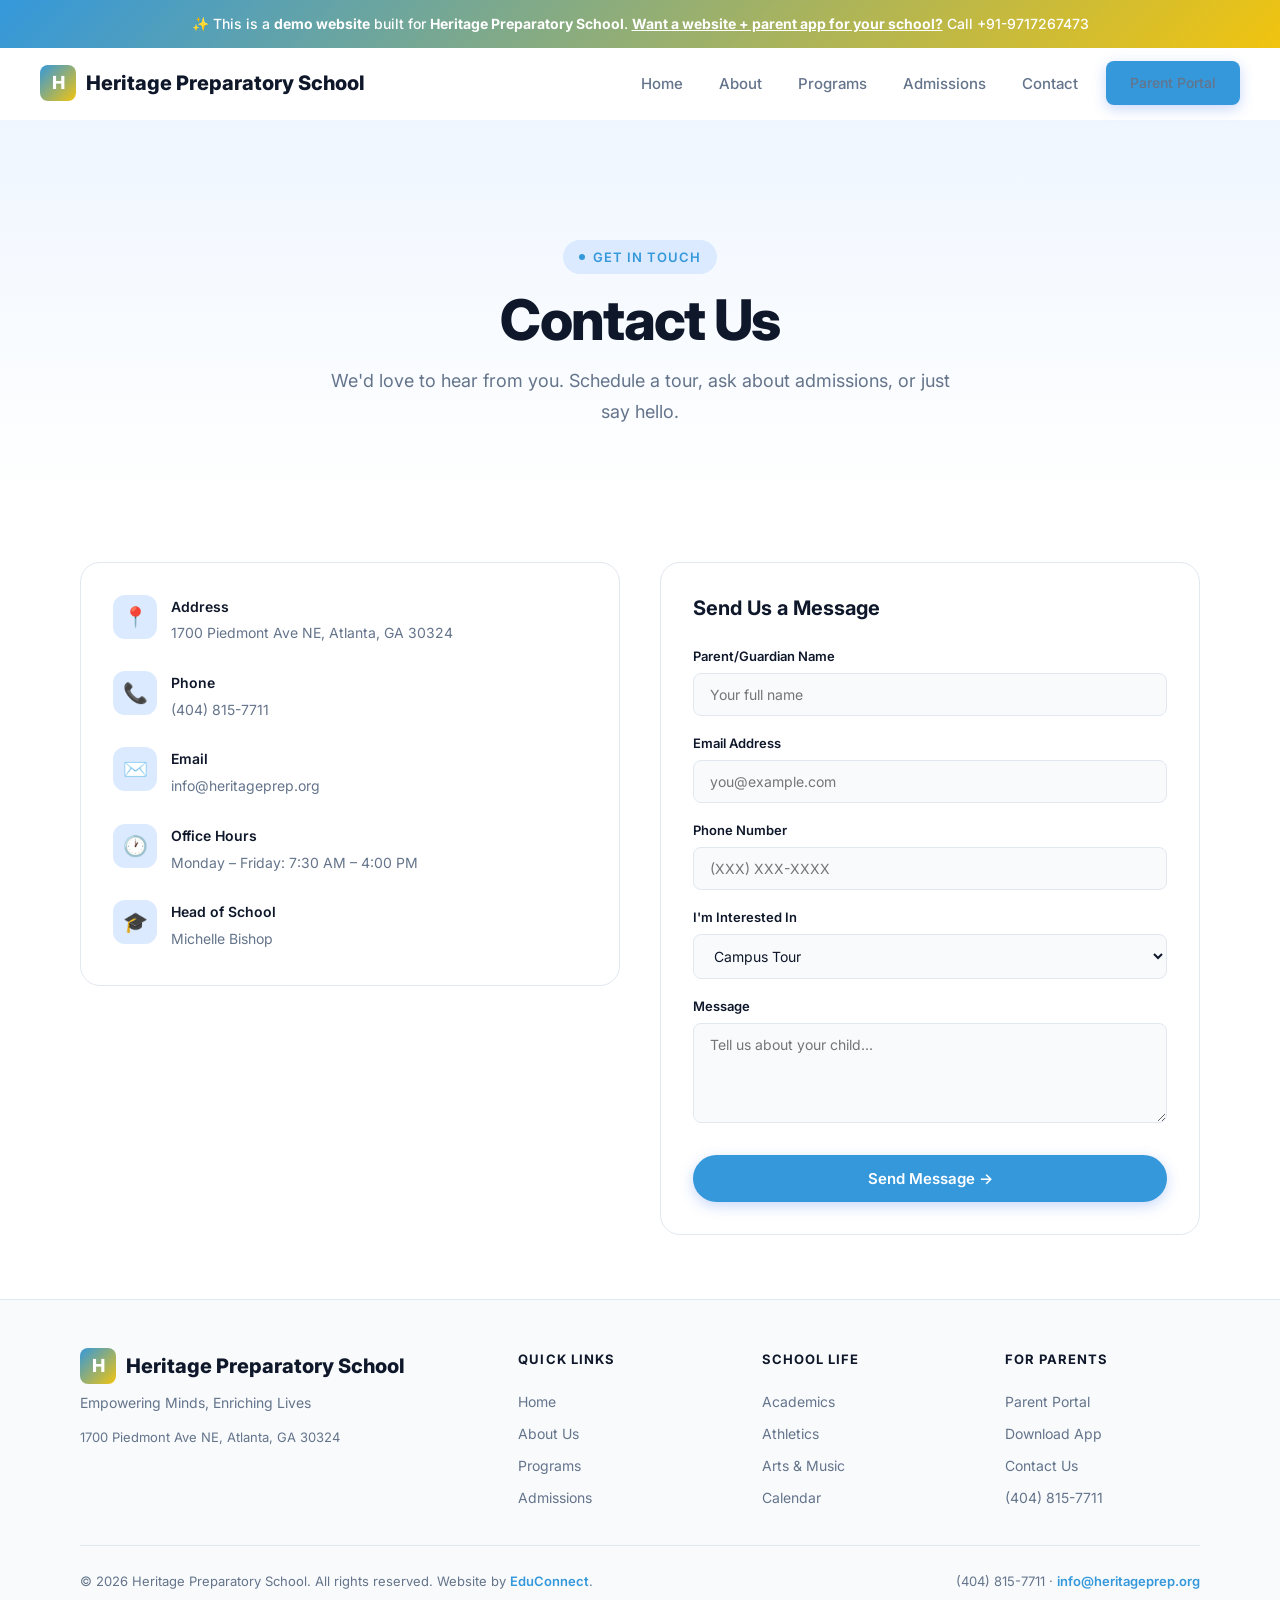
<file: contact.html>
<!DOCTYPE html><html lang="en"><head>
  <meta charset="UTF-8"><meta name="viewport" content="width=device-width,initial-scale=1.0">
  <title>Contact — Heritage Preparatory School</title>
  <meta name="description" content="Contact — Heritage Preparatory School, a premier school in Atlanta, GA serving Pre-K – 8th Grade.">
  <meta property="og:title" content="Contact — Heritage Preparatory School"><meta property="og:type" content="website">
  <link rel="preconnect" href="https://fonts.googleapis.com"><link rel="preconnect" href="https://fonts.gstatic.com" crossorigin>
  <link href="https://fonts.googleapis.com/css2?family=Inter:wght@400;500;600;700;800&display=swap" rel="stylesheet">
  <link rel="stylesheet" href="/styles.css"><script src="/main.js" defer></script>
</head><body><div class="demo-banner">
  ✨ This is a <strong>demo website</strong> built for <strong>Heritage Preparatory School</strong>.
  <a href="mailto:bhupender@myfirststepschool.com">Want a website + parent app for your school?</a> Call +91-9717267473
</div>
<nav class="navbar">
  <a href="/" class="logo"><span class="logo-icon">H</span>Heritage Preparatory School</a>
  <div class="nav-links">
    <a href="/">Home</a>
    <a href="/about.html">About</a>
    <a href="/programs.html">Programs</a>
    <a href="/admissions.html">Admissions</a>
    <a href="/contact.html">Contact</a>
    <a href="/parents.html" class="btn btn-primary" style="padding:10px 24px;font-size:14px">Parent Portal</a>
  </div>
  <button class="hamburger" aria-label="Toggle menu"><span></span><span></span><span></span></button>
</nav><main>
<section class="page-hero"><div class="container">
  <div class="badge animate-on-scroll mb-4">Get in Touch</div>
  <h1 class="heading-xl animate-on-scroll mb-4">Contact Us</h1>
  <p class="text-lg text-muted max-w-lg mx-auto animate-on-scroll">We'd love to hear from you. Schedule a tour, ask about admissions, or just say hello.</p>
</div></section>
<section class="content-section"><div class="container" style="max-width:1200px"><div class="contact-grid">
  <div>
    <div class="contact-info-card animate-on-scroll mb-8">
      <div class="contact-item"><div class="contact-icon">📍</div><div><h4>Address</h4><p>1700 Piedmont Ave NE, Atlanta, GA 30324</p></div></div>
      <div class="contact-item"><div class="contact-icon">📞</div><div><h4>Phone</h4><p>(404) 815-7711</p></div></div>
      <div class="contact-item"><div class="contact-icon">✉️</div><div><h4>Email</h4><p>info@heritageprep.org</p></div></div>
      <div class="contact-item"><div class="contact-icon">🕐</div><div><h4>Office Hours</h4><p>Monday – Friday: 7:30 AM – 4:00 PM</p></div></div>
      <div class="contact-item"><div class="contact-icon">🎓</div><div><h4>Head of School</h4><p>Michelle Bishop</p></div></div>
    </div>
  </div>
  <div class="contact-form animate-on-scroll">
    <h3 class="heading-sm mb-6">Send Us a Message</h3>
    <form action="mailto:info@heritageprep.org" method="POST" enctype="text/plain">
      <div class="form-group"><label class="form-label">Parent/Guardian Name</label><input type="text" class="form-input" placeholder="Your full name" required></div>
      <div class="form-group"><label class="form-label">Email Address</label><input type="email" class="form-input" placeholder="you@example.com" required></div>
      <div class="form-group"><label class="form-label">Phone Number</label><input type="tel" class="form-input" placeholder="(XXX) XXX-XXXX"></div>
      <div class="form-group"><label class="form-label">I'm Interested In</label>
        <select class="form-input"><option>Campus Tour</option><option>Admissions Inquiry</option><option>Transfer Student</option><option>General Question</option></select>
      </div>
      <div class="form-group"><label class="form-label">Message</label><textarea class="form-textarea" placeholder="Tell us about your child..." rows="4" required></textarea></div>
      <button type="submit" class="btn btn-primary" style="width:100%">Send Message →</button>
    </form>
  </div>
</div></div></section>
</main><footer class="footer">
  <div class="container">
    <div class="footer-grid">
      <div class="footer-brand">
        <div class="logo" style="margin-bottom:8px"><span class="logo-icon">H</span>Heritage Preparatory School</div>
        <p>Empowering Minds, Enriching Lives</p>
        <p style="margin-top:12px;font-size:13px">1700 Piedmont Ave NE, Atlanta, GA 30324</p>
      </div>
      <div class="footer-col"><h4>Quick Links</h4><a href="/">Home</a><a href="/about.html">About Us</a><a href="/programs.html">Programs</a><a href="/admissions.html">Admissions</a></div>
      <div class="footer-col"><h4>School Life</h4><a href="/programs.html">Academics</a><a href="/programs.html">Athletics</a><a href="/programs.html">Arts &amp; Music</a><a href="/contact.html">Calendar</a></div>
      <div class="footer-col"><h4>For Parents</h4><a href="/parents.html">Parent Portal</a><a href="/parents.html">Download App</a><a href="/contact.html">Contact Us</a><a href="tel:(404) 815-7711">(404) 815-7711</a></div>
    </div>
    <div class="footer-bottom">
      <p>&copy; 2026 Heritage Preparatory School. All rights reserved. Website by <a href="mailto:bhupender@myfirststepschool.com">EduConnect</a>.</p>
      <p>(404) 815-7711 &middot; <a href="mailto:info@heritageprep.org">info@heritageprep.org</a></p>
    </div>
  </div>
</footer></body></html>
</file>
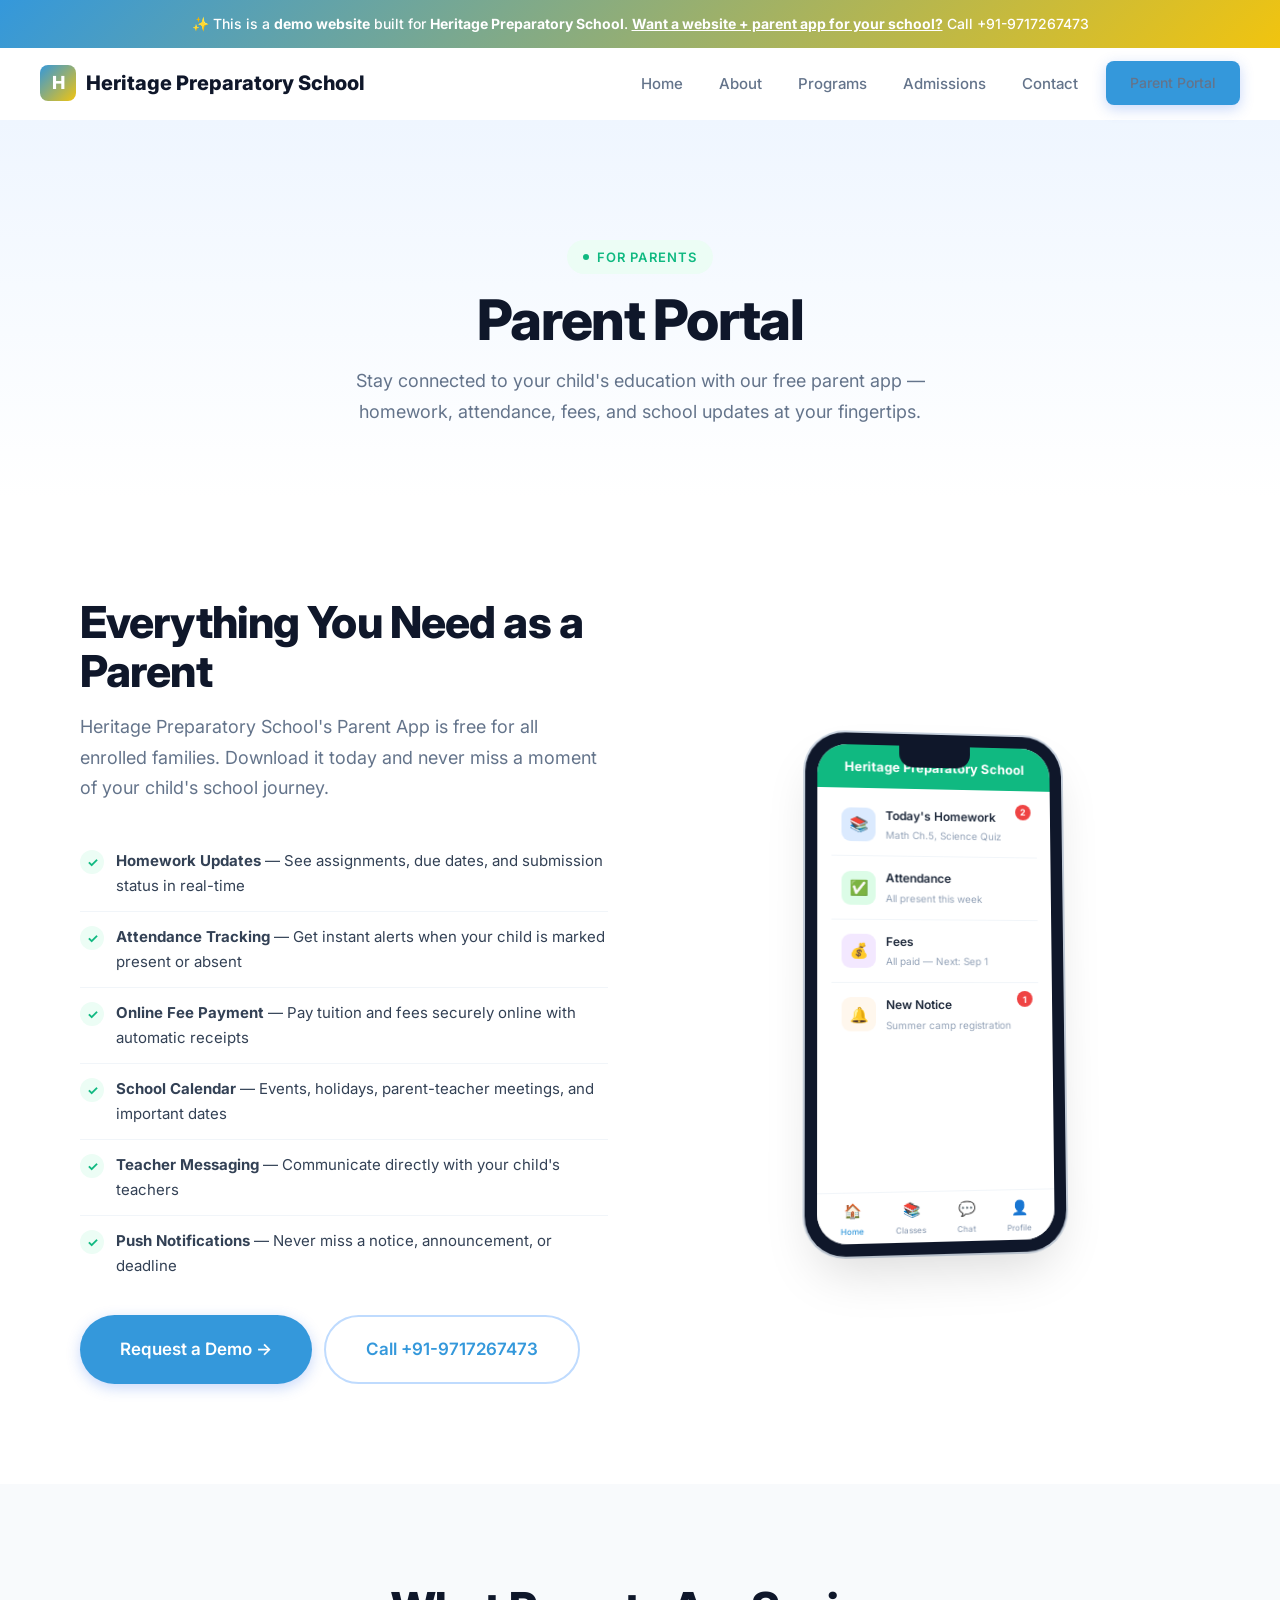
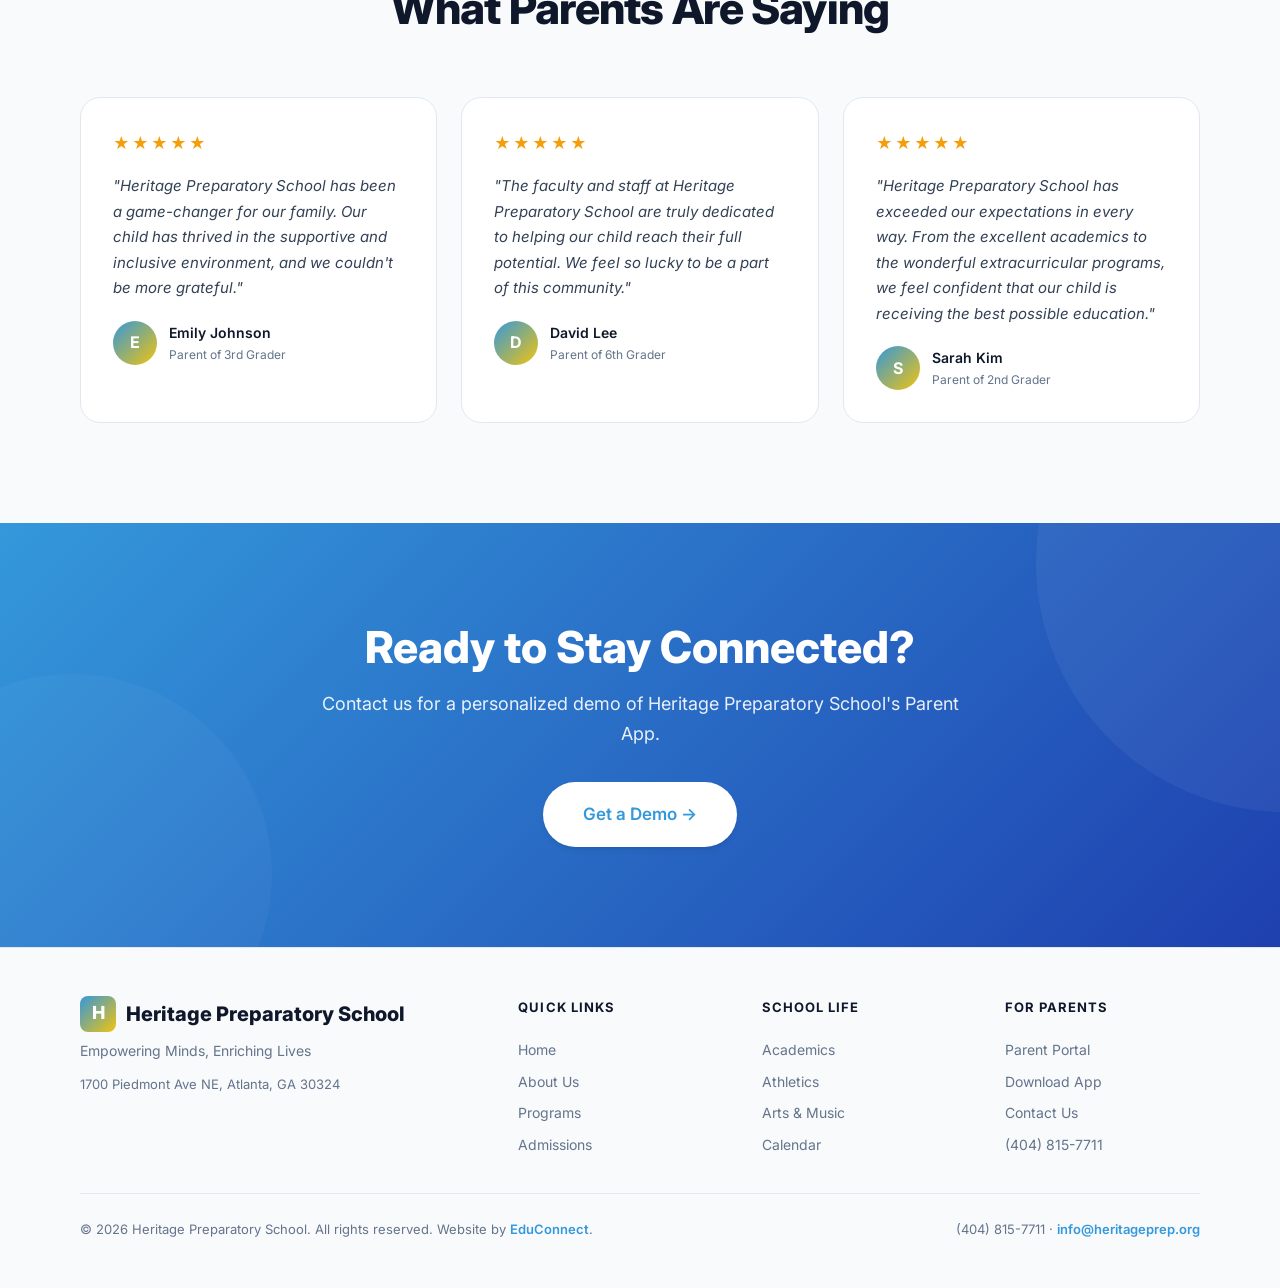
<file: parents.html>
<!DOCTYPE html><html lang="en"><head>
  <meta charset="UTF-8"><meta name="viewport" content="width=device-width,initial-scale=1.0">
  <title>Parent Portal — Heritage Preparatory School</title>
  <meta name="description" content="Parent Portal — Heritage Preparatory School, a premier school in Atlanta, GA serving Pre-K – 8th Grade.">
  <meta property="og:title" content="Parent Portal — Heritage Preparatory School"><meta property="og:type" content="website">
  <link rel="preconnect" href="https://fonts.googleapis.com"><link rel="preconnect" href="https://fonts.gstatic.com" crossorigin>
  <link href="https://fonts.googleapis.com/css2?family=Inter:wght@400;500;600;700;800&display=swap" rel="stylesheet">
  <link rel="stylesheet" href="/styles.css"><script src="/main.js" defer></script>
</head><body><div class="demo-banner">
  ✨ This is a <strong>demo website</strong> built for <strong>Heritage Preparatory School</strong>.
  <a href="mailto:bhupender@myfirststepschool.com">Want a website + parent app for your school?</a> Call +91-9717267473
</div>
<nav class="navbar">
  <a href="/" class="logo"><span class="logo-icon">H</span>Heritage Preparatory School</a>
  <div class="nav-links">
    <a href="/">Home</a>
    <a href="/about.html">About</a>
    <a href="/programs.html">Programs</a>
    <a href="/admissions.html">Admissions</a>
    <a href="/contact.html">Contact</a>
    <a href="/parents.html" class="btn btn-primary" style="padding:10px 24px;font-size:14px">Parent Portal</a>
  </div>
  <button class="hamburger" aria-label="Toggle menu"><span></span><span></span><span></span></button>
</nav><main>
<section class="page-hero"><div class="container">
  <div class="badge accent animate-on-scroll mb-4">For Parents</div>
  <h1 class="heading-xl animate-on-scroll mb-4">Parent Portal</h1>
  <p class="text-lg text-muted max-w-lg mx-auto animate-on-scroll">Stay connected to your child's education with our free parent app — homework, attendance, fees, and school updates at your fingertips.</p>
</div></section>
<section class="portal-section section-padding"><div class="container"><div class="portal-grid">
  <div>
    <h2 class="heading-lg animate-on-scroll mb-4">Everything You Need as a Parent</h2>
    <p class="text-lg text-muted animate-on-scroll mb-8">Heritage Preparatory School's Parent App is free for all enrolled families. Download it today and never miss a moment of your child's school journey.</p>
    <ul class="portal-features animate-on-scroll">
      <li><span class="pf-icon">✓</span><div><strong>Homework Updates</strong> — See assignments, due dates, and submission status in real-time</div></li>
      <li><span class="pf-icon">✓</span><div><strong>Attendance Tracking</strong> — Get instant alerts when your child is marked present or absent</div></li>
      <li><span class="pf-icon">✓</span><div><strong>Online Fee Payment</strong> — Pay tuition and fees securely online with automatic receipts</div></li>
      <li><span class="pf-icon">✓</span><div><strong>School Calendar</strong> — Events, holidays, parent-teacher meetings, and important dates</div></li>
      <li><span class="pf-icon">✓</span><div><strong>Teacher Messaging</strong> — Communicate directly with your child's teachers</div></li>
      <li><span class="pf-icon">✓</span><div><strong>Push Notifications</strong> — Never miss a notice, announcement, or deadline</div></li>
    </ul>
    <div class="animate-on-scroll" style="display:flex;gap:12px;flex-wrap:wrap;margin-top:24px">
      <a href="mailto:bhupender@myfirststepschool.com?subject=Parent App Demo" class="btn btn-primary btn-lg">Request a Demo →</a>
      <a href="tel:+919717267473" class="btn btn-outline btn-lg">Call +91-9717267473</a>
    </div>
  </div>
  <div class="animate-on-scroll" style="display:flex;justify-content:center">
    <div class="phone-mockup" style="transform:perspective(1000px) rotateY(6deg) rotateX(3deg)"><div class="phone-screen">
      <div class="phone-status-bar" style="background:var(--accent)">Heritage Preparatory School</div>
      <div class="phone-screen-content">
        <div class="phone-nav-item"><div class="phone-nav-icon blue">📚</div><div><div class="phone-nav-label">Today's Homework</div><div class="phone-nav-sub">Math Ch.5, Science Quiz</div></div><div class="phone-badge">2</div></div>
        <div class="phone-nav-item"><div class="phone-nav-icon green">✅</div><div><div class="phone-nav-label">Attendance</div><div class="phone-nav-sub">All present this week</div></div></div>
        <div class="phone-nav-item"><div class="phone-nav-icon purple">💰</div><div><div class="phone-nav-label">Fees</div><div class="phone-nav-sub">All paid — Next: Sep 1</div></div></div>
        <div class="phone-nav-item"><div class="phone-nav-icon orange">🔔</div><div><div class="phone-nav-label">New Notice</div><div class="phone-nav-sub">Summer camp registration</div></div><div class="phone-badge">1</div></div>
      </div>
      <div class="phone-bottom-bar">
        <div class="phone-tab active"><div style="font-size:14px">🏠</div>Home</div>
        <div class="phone-tab"><div style="font-size:14px">📚</div>Classes</div>
        <div class="phone-tab"><div style="font-size:14px">💬</div>Chat</div>
        <div class="phone-tab"><div style="font-size:14px">👤</div>Profile</div>
      </div>
    </div></div>
  </div>
</div></div></section>
<section class="testimonials-section section-padding"><div class="container">
  <div class="text-center mb-16"><h2 class="heading-lg animate-on-scroll mb-4">What Parents Are Saying</h2></div>
  <div class="testimonials-grid">
      <div class="testimonial-card animate-on-scroll stagger-1">
        <div class="stars"><span class="star">★</span><span class="star">★</span><span class="star">★</span><span class="star">★</span><span class="star">★</span></div>
        <p class="testimonial-text">"Heritage Preparatory School has been a game-changer for our family. Our child has thrived in the supportive and inclusive environment, and we couldn't be more grateful."</p>
        <div class="testimonial-author"><div class="author-avatar">E</div>
        <div class="author-info"><div class="author-name">Emily Johnson</div><div class="author-role">Parent of 3rd Grader</div></div></div>
      </div>
      <div class="testimonial-card animate-on-scroll stagger-2">
        <div class="stars"><span class="star">★</span><span class="star">★</span><span class="star">★</span><span class="star">★</span><span class="star">★</span></div>
        <p class="testimonial-text">"The faculty and staff at Heritage Preparatory School are truly dedicated to helping our child reach their full potential. We feel so lucky to be a part of this community."</p>
        <div class="testimonial-author"><div class="author-avatar">D</div>
        <div class="author-info"><div class="author-name">David Lee</div><div class="author-role">Parent of 6th Grader</div></div></div>
      </div>
      <div class="testimonial-card animate-on-scroll stagger-3">
        <div class="stars"><span class="star">★</span><span class="star">★</span><span class="star">★</span><span class="star">★</span><span class="star">★</span></div>
        <p class="testimonial-text">"Heritage Preparatory School has exceeded our expectations in every way. From the excellent academics to the wonderful extracurricular programs, we feel confident that our child is receiving the best possible education."</p>
        <div class="testimonial-author"><div class="author-avatar">S</div>
        <div class="author-info"><div class="author-name">Sarah Kim</div><div class="author-role">Parent of 2nd Grader</div></div></div>
      </div></div>
</div></section>
<section class="cta-section"><div class="container"><div class="cta-content animate-on-scroll">
  <h2>Ready to Stay Connected?</h2>
  <p>Contact us for a personalized demo of Heritage Preparatory School's Parent App.</p>
  <div class="cta-actions"><a href="mailto:bhupender@myfirststepschool.com?subject=Demo Request" class="btn btn-white btn-lg">Get a Demo →</a></div>
</div></div></section>
</main><footer class="footer">
  <div class="container">
    <div class="footer-grid">
      <div class="footer-brand">
        <div class="logo" style="margin-bottom:8px"><span class="logo-icon">H</span>Heritage Preparatory School</div>
        <p>Empowering Minds, Enriching Lives</p>
        <p style="margin-top:12px;font-size:13px">1700 Piedmont Ave NE, Atlanta, GA 30324</p>
      </div>
      <div class="footer-col"><h4>Quick Links</h4><a href="/">Home</a><a href="/about.html">About Us</a><a href="/programs.html">Programs</a><a href="/admissions.html">Admissions</a></div>
      <div class="footer-col"><h4>School Life</h4><a href="/programs.html">Academics</a><a href="/programs.html">Athletics</a><a href="/programs.html">Arts &amp; Music</a><a href="/contact.html">Calendar</a></div>
      <div class="footer-col"><h4>For Parents</h4><a href="/parents.html">Parent Portal</a><a href="/parents.html">Download App</a><a href="/contact.html">Contact Us</a><a href="tel:(404) 815-7711">(404) 815-7711</a></div>
    </div>
    <div class="footer-bottom">
      <p>&copy; 2026 Heritage Preparatory School. All rights reserved. Website by <a href="mailto:bhupender@myfirststepschool.com">EduConnect</a>.</p>
      <p>(404) 815-7711 &middot; <a href="mailto:info@heritageprep.org">info@heritageprep.org</a></p>
    </div>
  </div>
</footer></body></html>
</file>
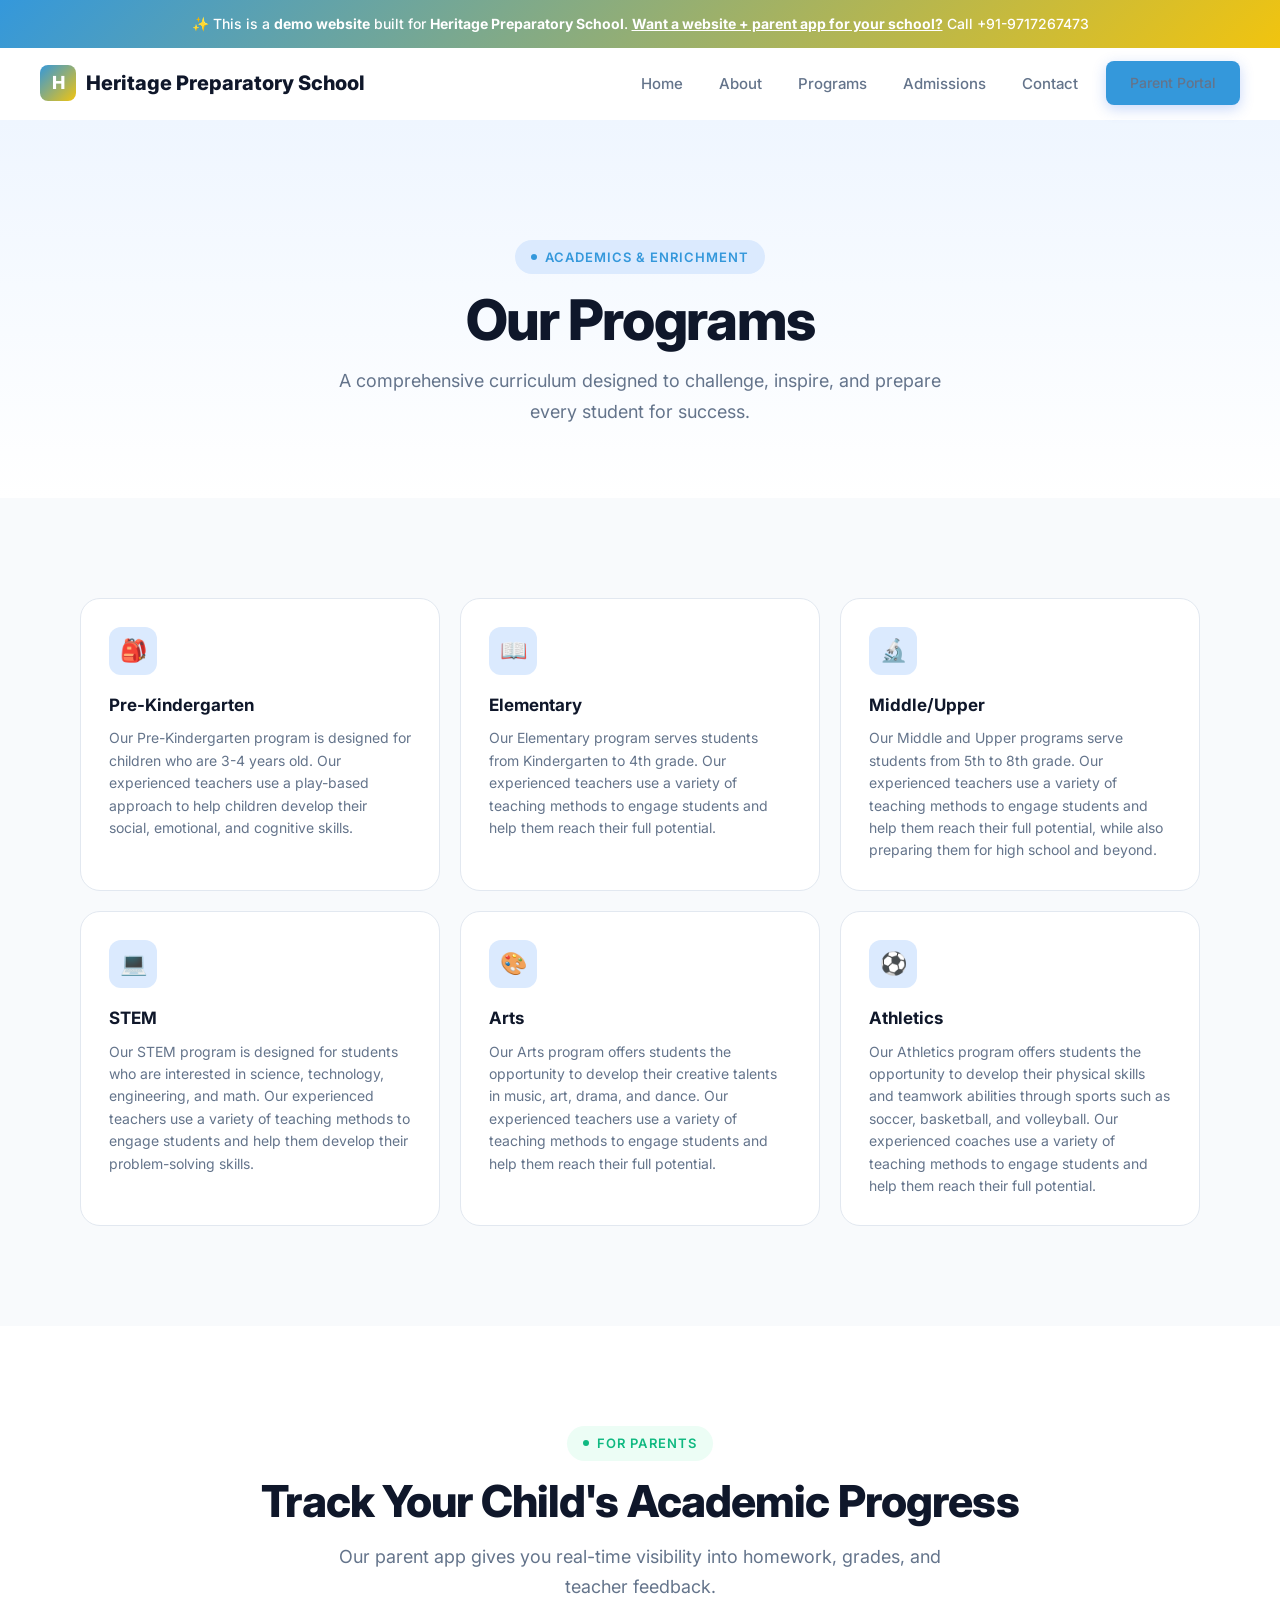
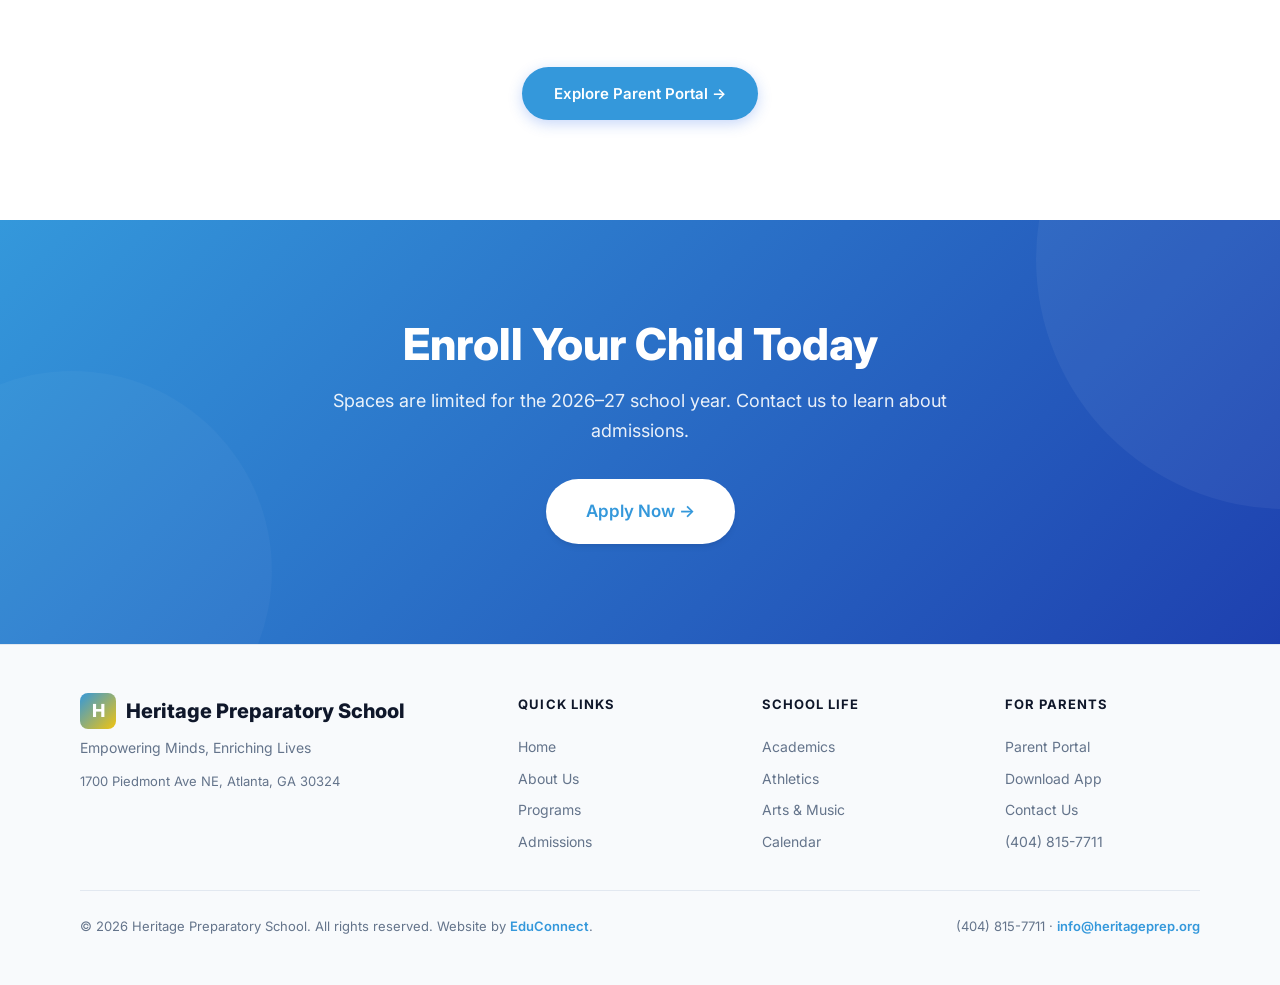
<file: programs.html>
<!DOCTYPE html><html lang="en"><head>
  <meta charset="UTF-8"><meta name="viewport" content="width=device-width,initial-scale=1.0">
  <title>Programs — Heritage Preparatory School</title>
  <meta name="description" content="Programs — Heritage Preparatory School, a premier school in Atlanta, GA serving Pre-K – 8th Grade.">
  <meta property="og:title" content="Programs — Heritage Preparatory School"><meta property="og:type" content="website">
  <link rel="preconnect" href="https://fonts.googleapis.com"><link rel="preconnect" href="https://fonts.gstatic.com" crossorigin>
  <link href="https://fonts.googleapis.com/css2?family=Inter:wght@400;500;600;700;800&display=swap" rel="stylesheet">
  <link rel="stylesheet" href="/styles.css"><script src="/main.js" defer></script>
</head><body><div class="demo-banner">
  ✨ This is a <strong>demo website</strong> built for <strong>Heritage Preparatory School</strong>.
  <a href="mailto:bhupender@myfirststepschool.com">Want a website + parent app for your school?</a> Call +91-9717267473
</div>
<nav class="navbar">
  <a href="/" class="logo"><span class="logo-icon">H</span>Heritage Preparatory School</a>
  <div class="nav-links">
    <a href="/">Home</a>
    <a href="/about.html">About</a>
    <a href="/programs.html">Programs</a>
    <a href="/admissions.html">Admissions</a>
    <a href="/contact.html">Contact</a>
    <a href="/parents.html" class="btn btn-primary" style="padding:10px 24px;font-size:14px">Parent Portal</a>
  </div>
  <button class="hamburger" aria-label="Toggle menu"><span></span><span></span><span></span></button>
</nav><main>
<section class="page-hero"><div class="container">
  <div class="badge animate-on-scroll mb-4">Academics &amp; Enrichment</div>
  <h1 class="heading-xl animate-on-scroll mb-4">Our Programs</h1>
  <p class="text-lg text-muted max-w-lg mx-auto animate-on-scroll">A comprehensive curriculum designed to challenge, inspire, and prepare every student for success.</p>
</div></section>
<section class="section-padding" style="background:var(--bg-alt)"><div class="container">
  <div class="programs-grid">
      <div class="program-card animate-on-scroll stagger-1">
        <div class="program-icon">🎒</div><h3>Pre-Kindergarten</h3><p>Our Pre-Kindergarten program is designed for children who are 3-4 years old. Our experienced teachers use a play-based approach to help children develop their social, emotional, and cognitive skills.</p>
      </div>
      <div class="program-card animate-on-scroll stagger-2">
        <div class="program-icon">📖</div><h3>Elementary</h3><p>Our Elementary program serves students from Kindergarten to 4th grade. Our experienced teachers use a variety of teaching methods to engage students and help them reach their full potential.</p>
      </div>
      <div class="program-card animate-on-scroll stagger-3">
        <div class="program-icon">🔬</div><h3>Middle/Upper</h3><p>Our Middle and Upper programs serve students from 5th to 8th grade. Our experienced teachers use a variety of teaching methods to engage students and help them reach their full potential, while also preparing them for high school and beyond.</p>
      </div>
      <div class="program-card animate-on-scroll stagger-4">
        <div class="program-icon">💻</div><h3>STEM</h3><p>Our STEM program is designed for students who are interested in science, technology, engineering, and math. Our experienced teachers use a variety of teaching methods to engage students and help them develop their problem-solving skills.</p>
      </div>
      <div class="program-card animate-on-scroll stagger-5">
        <div class="program-icon">🎨</div><h3>Arts</h3><p>Our Arts program offers students the opportunity to develop their creative talents in music, art, drama, and dance. Our experienced teachers use a variety of teaching methods to engage students and help them reach their full potential.</p>
      </div>
      <div class="program-card animate-on-scroll stagger-6">
        <div class="program-icon">⚽</div><h3>Athletics</h3><p>Our Athletics program offers students the opportunity to develop their physical skills and teamwork abilities through sports such as soccer, basketball, and volleyball. Our experienced coaches use a variety of teaching methods to engage students and help them reach their full potential.</p>
      </div></div>
</div></section>
<section class="portal-section section-padding"><div class="container">
  <div class="text-center mb-16">
    <div class="badge accent animate-on-scroll mb-4">For Parents</div>
    <h2 class="heading-lg animate-on-scroll mb-4">Track Your Child's Academic Progress</h2>
    <p class="text-lg text-muted max-w-lg mx-auto animate-on-scroll">Our parent app gives you real-time visibility into homework, grades, and teacher feedback.</p>
  </div>
  <div class="text-center animate-on-scroll"><a href="/parents.html" class="btn btn-primary">Explore Parent Portal →</a></div>
</div></section>
<section class="cta-section"><div class="container"><div class="cta-content animate-on-scroll">
  <h2>Enroll Your Child Today</h2>
  <p>Spaces are limited for the 2026–27 school year. Contact us to learn about admissions.</p>
  <div class="cta-actions"><a href="/admissions.html" class="btn btn-white btn-lg">Apply Now →</a></div>
</div></div></section>
</main><footer class="footer">
  <div class="container">
    <div class="footer-grid">
      <div class="footer-brand">
        <div class="logo" style="margin-bottom:8px"><span class="logo-icon">H</span>Heritage Preparatory School</div>
        <p>Empowering Minds, Enriching Lives</p>
        <p style="margin-top:12px;font-size:13px">1700 Piedmont Ave NE, Atlanta, GA 30324</p>
      </div>
      <div class="footer-col"><h4>Quick Links</h4><a href="/">Home</a><a href="/about.html">About Us</a><a href="/programs.html">Programs</a><a href="/admissions.html">Admissions</a></div>
      <div class="footer-col"><h4>School Life</h4><a href="/programs.html">Academics</a><a href="/programs.html">Athletics</a><a href="/programs.html">Arts &amp; Music</a><a href="/contact.html">Calendar</a></div>
      <div class="footer-col"><h4>For Parents</h4><a href="/parents.html">Parent Portal</a><a href="/parents.html">Download App</a><a href="/contact.html">Contact Us</a><a href="tel:(404) 815-7711">(404) 815-7711</a></div>
    </div>
    <div class="footer-bottom">
      <p>&copy; 2026 Heritage Preparatory School. All rights reserved. Website by <a href="mailto:bhupender@myfirststepschool.com">EduConnect</a>.</p>
      <p>(404) 815-7711 &middot; <a href="mailto:info@heritageprep.org">info@heritageprep.org</a></p>
    </div>
  </div>
</footer></body></html>
</file>
<file: styles.css>
/* ===== DESIGN SYSTEM — LIGHT PROFESSIONAL ===== */
:root{
  --primary:#3498db;--primary-50:#eff6ff;--primary-100:#dbeafe;--primary-200:#bfdbfe;
  --primary-500:#3498db;--primary-600:#1d4ed8;--primary-700:#1e40af;
  --secondary:#f1c40f;--accent:#10b981;--accent-50:#ecfdf5;
  --white:#fff;--gray-50:#f8fafc;--gray-100:#f1f5f9;--gray-200:#e2e8f0;--gray-300:#cbd5e1;
  --gray-400:#94a3b8;--gray-500:#64748b;--gray-600:#475569;--gray-700:#334155;
  --gray-800:#1e293b;--gray-900:#0f172a;
  --bg:var(--white);--bg-alt:var(--gray-50);--text:var(--gray-700);
  --text-heading:var(--gray-900);--text-muted:var(--gray-500);--border:var(--gray-200);
  --shadow-sm:0 1px 3px rgba(0,0,0,.06),0 1px 2px rgba(0,0,0,.04);
  --shadow-md:0 4px 6px -1px rgba(0,0,0,.07),0 2px 4px -2px rgba(0,0,0,.05);
  --shadow-lg:0 10px 15px -3px rgba(0,0,0,.08),0 4px 6px -4px rgba(0,0,0,.04);
  --shadow-xl:0 20px 25px -5px rgba(0,0,0,.08),0 8px 10px -6px rgba(0,0,0,.04);
  --shadow-2xl:0 25px 50px -12px rgba(0,0,0,.15);
  --shadow-primary:0 4px 14px rgba(37,99,235,.25);
  --radius-sm:8px;--radius-md:12px;--radius-lg:16px;--radius-xl:20px;--radius-2xl:24px;--radius-full:9999px;
  --font:'Inter',-apple-system,BlinkMacSystemFont,'Segoe UI',sans-serif;
}
*,*::before,*::after{margin:0;padding:0;box-sizing:border-box}
html{scroll-behavior:smooth;-webkit-font-smoothing:antialiased}
body{font-family:var(--font);background:var(--bg);color:var(--text);line-height:1.7;overflow-x:hidden;font-size:16px}
a{color:inherit;text-decoration:none}img{max-width:100%;display:block}button{font-family:inherit;cursor:pointer}
.container{max-width:1200px;margin:0 auto;padding:0 24px}
@media(min-width:768px){.container{padding:0 40px}}
.section-padding{padding:80px 0}
@media(min-width:768px){.section-padding{padding:100px 0}}
.badge{display:inline-flex;align-items:center;gap:8px;padding:6px 16px;font-size:13px;font-weight:600;text-transform:uppercase;letter-spacing:.08em;border-radius:var(--radius-full);background:var(--primary-100);color:var(--primary)}
.badge::before{content:'';width:6px;height:6px;border-radius:50%;background:var(--primary);animation:pulse 2s infinite}
.badge.accent{background:var(--accent-50);color:var(--accent)}.badge.accent::before{background:var(--accent)}
.heading-xl{font-size:clamp(32px,5vw,56px);font-weight:800;line-height:1.08;letter-spacing:-.03em;color:var(--text-heading)}
.heading-lg{font-size:clamp(28px,4vw,44px);font-weight:800;line-height:1.12;letter-spacing:-.02em;color:var(--text-heading)}
.heading-md{font-size:clamp(22px,3vw,32px);font-weight:700;line-height:1.2;color:var(--text-heading)}
.heading-sm{font-size:20px;font-weight:700;line-height:1.3;color:var(--text-heading)}
.text-lg{font-size:18px;line-height:1.7;color:var(--text)}
.text-base{font-size:16px;line-height:1.7;color:var(--text)}
.text-sm{font-size:14px;line-height:1.6;color:var(--text-muted)}
.text-center{text-align:center}.text-muted{color:var(--text-muted)}
.gradient-text{background:linear-gradient(135deg,var(--primary),var(--secondary));-webkit-background-clip:text;-webkit-text-fill-color:transparent;background-clip:text}
.max-w-lg{max-width:640px}.mx-auto{margin-left:auto;margin-right:auto}
.mb-4{margin-bottom:16px}.mb-6{margin-bottom:24px}.mb-8{margin-bottom:32px}
.mb-12{margin-bottom:48px}.mb-16{margin-bottom:64px}
.btn{display:inline-flex;align-items:center;justify-content:center;gap:8px;padding:14px 32px;font-size:15px;font-weight:600;border-radius:var(--radius-full);border:none;cursor:pointer;transition:all .25s cubic-bezier(.4,0,.2,1);text-decoration:none;white-space:nowrap}
.btn-primary{background:var(--primary);color:var(--white);box-shadow:var(--shadow-primary)}
.btn-primary:hover{background:var(--primary-600);transform:translateY(-2px);box-shadow:0 8px 24px rgba(37,99,235,.3)}
.btn-lg{padding:18px 40px;font-size:17px}
.btn-outline{background:transparent;color:var(--primary);border:2px solid var(--primary-200)}
.btn-outline:hover{background:var(--primary-50);border-color:var(--primary);transform:translateY(-2px)}
.btn-white{background:var(--white);color:var(--primary);box-shadow:var(--shadow-md)}
.btn-white:hover{transform:translateY(-2px);box-shadow:var(--shadow-lg)}
.demo-banner{background:linear-gradient(135deg,var(--primary),var(--secondary));color:var(--white);text-align:center;padding:12px 24px;font-size:14px;font-weight:500;position:relative;z-index:200}
.demo-banner strong{font-weight:700}.demo-banner a{color:var(--white);text-decoration:underline;font-weight:700}
.navbar{position:sticky;top:0;z-index:100;display:flex;justify-content:space-between;align-items:center;padding:0 24px;height:72px;background:rgba(255,255,255,.92);backdrop-filter:blur(20px) saturate(180%);border-bottom:1px solid transparent;transition:all .3s ease}
@media(min-width:768px){.navbar{padding:0 40px}}
.navbar.scrolled{border-bottom-color:var(--border);box-shadow:var(--shadow-sm)}
.logo{display:flex;align-items:center;gap:10px;font-size:18px;font-weight:800;color:var(--text-heading)}
@media(min-width:768px){.logo{font-size:20px}}
.logo-icon{width:36px;height:36px;border-radius:var(--radius-sm);background:linear-gradient(135deg,var(--primary),var(--secondary));display:flex;align-items:center;justify-content:center;color:white;font-size:18px;font-weight:800}
.nav-links{display:flex;gap:4px;align-items:center}
.nav-links a{padding:8px 16px;font-size:15px;font-weight:500;color:var(--text-muted);border-radius:var(--radius-sm);transition:all .2s ease}
.nav-links a:hover{color:var(--text-heading);background:var(--gray-50)}
.nav-links .btn{margin-left:8px}
.hamburger{display:none;background:none;border:none;padding:8px;min-height:44px;min-width:44px;flex-direction:column;justify-content:center;align-items:center}
.hamburger span{display:block;width:22px;height:2px;background:var(--gray-700);margin:3px 0;transition:all .3s ease;border-radius:2px}
.hamburger.active span:nth-child(1){transform:rotate(45deg) translate(4px,4px)}
.hamburger.active span:nth-child(2){opacity:0}
.hamburger.active span:nth-child(3){transform:rotate(-45deg) translate(4px,-4px)}
@media(max-width:768px){.hamburger{display:flex}.nav-links{display:none;position:fixed;top:72px;left:0;right:0;bottom:0;background:var(--white);flex-direction:column;align-items:center;justify-content:center;gap:16px;z-index:200}.nav-links.open{display:flex}.nav-links a{font-size:18px;padding:12px 24px}}
.hero{position:relative;overflow:hidden;background:linear-gradient(180deg,var(--primary-50) 0%,var(--white) 100%)}
.hero-inner{display:grid;grid-template-columns:1fr;gap:48px;align-items:center;padding:60px 0 80px}
@media(min-width:1024px){.hero-inner{grid-template-columns:1fr 1fr;gap:64px;padding:80px 0 100px}}
.hero-content{max-width:560px}
@media(max-width:1023px){.hero-content{text-align:center;margin:0 auto}}
.hero-actions{display:flex;gap:12px;flex-wrap:wrap}
@media(max-width:1023px){.hero-actions{justify-content:center}}
.hero-visual{display:flex;justify-content:center;align-items:center;position:relative}
.school-illustration{position:relative;width:100%;max-width:480px;aspect-ratio:4/3;border-radius:var(--radius-2xl);overflow:hidden;background:linear-gradient(135deg,var(--primary-100),var(--primary-50));border:1px solid var(--primary-200);box-shadow:var(--shadow-xl)}
.school-illustration-inner{width:100%;height:100%;display:flex;flex-direction:column;align-items:center;justify-content:center;gap:16px;padding:32px}
.school-building{font-size:80px;line-height:1}
.school-illustration h3{font-size:18px;font-weight:700;color:var(--primary-700);text-align:center}
.school-illustration p{font-size:13px;color:var(--primary-600);text-align:center;font-weight:500}
.hero-info-cards{display:flex;gap:12px;flex-wrap:wrap;margin-top:20px}
@media(max-width:1023px){.hero-info-cards{justify-content:center}}
.info-chip{display:flex;align-items:center;gap:6px;padding:8px 16px;background:var(--white);border:1px solid var(--border);border-radius:var(--radius-full);font-size:13px;font-weight:500;color:var(--gray-600);box-shadow:var(--shadow-sm)}
.info-chip .ic-icon{font-size:16px}
.float-card{position:absolute;background:var(--white);border-radius:var(--radius-lg);box-shadow:var(--shadow-xl);padding:14px 18px;display:flex;align-items:center;gap:10px;font-size:13px;font-weight:600;color:var(--gray-800);animation:float-gentle 4s ease-in-out infinite;z-index:5;white-space:nowrap}
.float-card.card-1{top:10%;right:-20px;animation-delay:0s}
.float-card.card-2{bottom:20%;left:-30px;animation-delay:1.5s}
.float-card.card-3{top:55%;right:-30px;animation-delay:3s}
.float-card .fc-icon{width:32px;height:32px;border-radius:8px;display:flex;align-items:center;justify-content:center;font-size:15px}
.float-card .fc-icon.green{background:#dcfce7;color:#16a34a}
.float-card .fc-icon.blue{background:var(--primary-100);color:var(--primary)}
.float-card .fc-icon.purple{background:#f3e8ff;color:#9333ea}
.welcome-section{background:var(--white)}
.welcome-grid{display:grid;grid-template-columns:1fr;gap:40px;align-items:center}
@media(min-width:768px){.welcome-grid{grid-template-columns:auto 1fr;gap:48px}}
.principal-card{display:flex;flex-direction:column;align-items:center;text-align:center;gap:16px}
.principal-avatar{width:120px;height:120px;border-radius:50%;background:linear-gradient(135deg,var(--primary),var(--secondary));display:flex;align-items:center;justify-content:center;font-size:48px;color:white;box-shadow:var(--shadow-lg)}
.principal-name{font-size:16px;font-weight:700;color:var(--text-heading)}
.principal-title{font-size:13px;color:var(--text-muted)}
.welcome-text blockquote{font-size:18px;font-style:italic;color:var(--text);line-height:1.8;border-left:4px solid var(--primary);padding-left:24px;margin-bottom:20px}
.welcome-text p{font-size:15px;color:var(--text-muted);line-height:1.7}
.features-section{background:var(--bg-alt)}
.features-grid{display:grid;grid-template-columns:1fr;gap:20px}
@media(min-width:640px){.features-grid{grid-template-columns:repeat(2,1fr)}}
@media(min-width:1024px){.features-grid{grid-template-columns:repeat(3,1fr)}}
.feature-card{position:relative;padding:32px;border-radius:var(--radius-xl);background:var(--white);border:1px solid var(--border);transition:all .3s ease;overflow:hidden}
.feature-card:hover{transform:translateY(-4px);box-shadow:var(--shadow-lg);border-color:var(--primary-200)}
.feature-icon{width:52px;height:52px;border-radius:var(--radius-md);background:var(--primary-100);display:flex;align-items:center;justify-content:center;margin-bottom:20px;font-size:24px;transition:transform .3s ease}
.feature-card:hover .feature-icon{transform:scale(1.1)}
.feature-card h3{font-size:18px;font-weight:700;color:var(--text-heading);margin-bottom:8px}
.feature-card p{font-size:14px;color:var(--text-muted);line-height:1.6}
.programs-section{background:var(--white)}
.programs-grid{display:grid;grid-template-columns:1fr;gap:20px}
@media(min-width:640px){.programs-grid{grid-template-columns:repeat(2,1fr)}}
@media(min-width:1024px){.programs-grid{grid-template-columns:repeat(3,1fr)}}
.program-card{padding:28px;border-radius:var(--radius-xl);background:var(--white);border:1px solid var(--border);transition:all .3s ease;position:relative;overflow:hidden}
.program-card::before{content:'';position:absolute;top:0;left:0;right:0;height:3px;background:linear-gradient(90deg,var(--primary),var(--secondary));transform:scaleX(0);transform-origin:left;transition:transform .3s ease}
.program-card:hover{transform:translateY(-4px);box-shadow:var(--shadow-lg);border-color:var(--primary-200)}
.program-card:hover::before{transform:scaleX(1)}
.program-icon{width:48px;height:48px;border-radius:var(--radius-md);background:var(--primary-100);display:flex;align-items:center;justify-content:center;margin-bottom:16px;font-size:22px}
.program-card h3{font-size:17px;font-weight:700;color:var(--text-heading);margin-bottom:8px}
.program-card p{font-size:14px;color:var(--text-muted);line-height:1.6}
.stats-section{background:linear-gradient(135deg,var(--primary),var(--primary-700));color:var(--white);padding:64px 0}
.stats-grid{display:grid;grid-template-columns:repeat(2,1fr);gap:32px;text-align:center}
@media(min-width:768px){.stats-grid{grid-template-columns:repeat(4,1fr)}}
.stat-value{font-size:clamp(32px,4vw,48px);font-weight:800;line-height:1}
.stat-label{font-size:14px;opacity:.8;margin-top:8px;font-weight:500}
.events-section{background:var(--bg-alt)}
.events-grid{display:grid;grid-template-columns:1fr;gap:16px;max-width:800px;margin:0 auto}
@media(min-width:640px){.events-grid{grid-template-columns:repeat(2,1fr)}}
.event-card{display:flex;gap:16px;padding:24px;border-radius:var(--radius-xl);background:var(--white);border:1px solid var(--border);transition:all .3s ease}
.event-card:hover{box-shadow:var(--shadow-md);border-color:var(--primary-200)}
.event-date{min-width:56px;text-align:center;padding:8px;border-radius:var(--radius-md);background:var(--primary-100)}
.event-date .month{font-size:11px;font-weight:700;text-transform:uppercase;color:var(--primary);letter-spacing:.05em}
.event-date .day{font-size:24px;font-weight:800;color:var(--primary-700);line-height:1.2}
.event-info h4{font-size:15px;font-weight:700;color:var(--text-heading);margin-bottom:4px}
.event-info p{font-size:13px;color:var(--text-muted);line-height:1.5}
.portal-section{background:var(--white)}
.portal-grid{display:grid;grid-template-columns:1fr;gap:48px;align-items:center}
@media(min-width:1024px){.portal-grid{grid-template-columns:1fr 1fr;gap:64px}}
.phone-mockup{position:relative;width:260px;height:520px;background:var(--gray-900);border-radius:40px;padding:12px;box-shadow:var(--shadow-2xl),0 0 0 2px var(--gray-300);margin:0 auto;transform:perspective(1000px) rotateY(-6deg) rotateX(3deg)}
.phone-mockup::before{content:'';position:absolute;top:12px;left:50%;transform:translateX(-50%);width:72px;height:22px;background:var(--gray-900);border-radius:0 0 14px 14px;z-index:10}
.phone-screen{width:100%;height:100%;background:var(--white);border-radius:30px;overflow:hidden;position:relative}
.phone-screen-content{padding:50px 14px 14px;font-size:12px;color:var(--gray-700)}
.phone-status-bar{position:absolute;top:0;left:0;right:0;height:44px;background:var(--primary);display:flex;align-items:center;justify-content:center;color:white;font-weight:700;font-size:13px;border-radius:18px 18px 0 0}
.phone-nav-item{display:flex;align-items:center;gap:10px;padding:12px 10px;border-bottom:1px solid var(--gray-100);position:relative}
.phone-nav-item:last-child{border-bottom:none}
.phone-nav-icon{width:34px;height:34px;border-radius:9px;display:flex;align-items:center;justify-content:center;font-size:15px;flex-shrink:0}
.phone-nav-icon.blue{background:var(--primary-100);color:var(--primary)}
.phone-nav-icon.green{background:#dcfce7;color:#16a34a}
.phone-nav-icon.purple{background:#f3e8ff;color:#9333ea}
.phone-nav-icon.orange{background:#fff7ed;color:#ea580c}
.phone-nav-label{font-weight:600;font-size:12px;color:var(--gray-800)}
.phone-nav-sub{font-size:10px;color:var(--gray-400);margin-top:1px}
.phone-badge{position:absolute;top:8px;right:6px;min-width:16px;height:16px;border-radius:8px;background:#ef4444;color:white;font-size:9px;font-weight:700;display:flex;align-items:center;justify-content:center;padding:0 4px}
.phone-bottom-bar{position:absolute;bottom:0;left:0;right:0;height:50px;background:var(--white);border-top:1px solid var(--gray-100);display:flex;align-items:center;justify-content:space-around;padding:0 8px;border-radius:0 0 18px 18px}
.phone-tab{display:flex;flex-direction:column;align-items:center;gap:2px;font-size:8px;color:var(--gray-400);font-weight:500}
.phone-tab.active{color:var(--primary)}
.portal-features{list-style:none;padding:0}
.portal-features li{display:flex;align-items:flex-start;gap:12px;padding:12px 0;border-bottom:1px solid var(--gray-100);font-size:15px;color:var(--text)}
.portal-features li:last-child{border-bottom:none}
.portal-features .pf-icon{width:24px;height:24px;border-radius:50%;background:var(--accent-50);color:var(--accent);display:flex;align-items:center;justify-content:center;flex-shrink:0;margin-top:2px;font-size:13px;font-weight:700}
.testimonials-section{background:var(--bg-alt)}
.testimonials-grid{display:grid;grid-template-columns:1fr;gap:24px}
@media(min-width:768px){.testimonials-grid{grid-template-columns:repeat(3,1fr)}}
.testimonial-card{padding:32px;border-radius:var(--radius-xl);background:var(--white);border:1px solid var(--border);transition:all .3s ease}
.testimonial-card:hover{box-shadow:var(--shadow-lg);transform:translateY(-4px)}
.stars{display:flex;gap:2px;margin-bottom:16px}.star{color:#f59e0b;font-size:16px}
.testimonial-text{font-size:15px;color:var(--text);line-height:1.7;margin-bottom:20px;font-style:italic}
.testimonial-author{display:flex;align-items:center;gap:12px}
.author-avatar{width:44px;height:44px;border-radius:50%;background:linear-gradient(135deg,var(--primary),var(--secondary));display:flex;align-items:center;justify-content:center;font-weight:700;color:var(--white);font-size:16px;flex-shrink:0}
.author-info .author-name{font-weight:600;font-size:14px;color:var(--text-heading)}
.author-info .author-role{font-size:12px;color:var(--text-muted)}
.cta-section{background:linear-gradient(135deg,var(--primary),var(--primary-700));color:var(--white);text-align:center;position:relative;overflow:hidden;padding:80px 0}
@media(min-width:768px){.cta-section{padding:100px 0}}
.cta-section::before{content:'';position:absolute;top:-50%;right:-20%;width:500px;height:500px;border-radius:50%;background:rgba(255,255,255,.05)}
.cta-section::after{content:'';position:absolute;bottom:-30%;left:-10%;width:400px;height:400px;border-radius:50%;background:rgba(255,255,255,.03)}
.cta-content{position:relative;z-index:1;max-width:640px;margin:0 auto}
.cta-content h2{font-size:clamp(28px,4vw,44px);font-weight:800;margin-bottom:16px;line-height:1.12}
.cta-content p{font-size:18px;opacity:.9;margin-bottom:32px;line-height:1.7}
.cta-actions{display:flex;gap:12px;justify-content:center;flex-wrap:wrap}
.page-hero{padding:100px 0 60px;background:linear-gradient(180deg,var(--primary-50) 0%,var(--white) 100%);text-align:center;position:relative}
@media(min-width:768px){.page-hero{padding:120px 0 70px}}
.content-section{padding:64px 0}.content-section .container{max-width:800px}
.content-section p{font-size:16px;color:var(--text);line-height:1.9;margin-bottom:24px}
.content-section p:last-child{margin-bottom:0}
.contact-grid{display:grid;grid-template-columns:1fr;gap:32px}
@media(min-width:768px){.contact-grid{grid-template-columns:1fr 1fr;gap:40px}}
.contact-info-card{padding:32px;border-radius:var(--radius-xl);background:var(--white);border:1px solid var(--border)}
.contact-item{display:flex;align-items:flex-start;gap:14px;margin-bottom:24px}
.contact-item:last-child{margin-bottom:0}
.contact-icon{width:44px;height:44px;border-radius:var(--radius-md);background:var(--primary-100);display:flex;align-items:center;justify-content:center;flex-shrink:0;font-size:20px}
.contact-item h4{font-weight:600;color:var(--text-heading);margin-bottom:2px;font-size:14px}
.contact-item p{color:var(--text-muted);font-size:14px}
.contact-form{background:var(--white);border-radius:var(--radius-xl);border:1px solid var(--border);padding:32px}
.form-group{margin-bottom:16px}.form-group:last-of-type{margin-bottom:24px}
.form-label{display:block;font-size:13px;font-weight:600;color:var(--text-heading);margin-bottom:6px}
.form-input,.form-textarea{width:100%;padding:12px 16px;border:1px solid var(--border);border-radius:var(--radius-sm);font-family:var(--font);font-size:14px;color:var(--text-heading);background:var(--gray-50);transition:all .2s ease;outline:none}
.form-input:focus,.form-textarea:focus{border-color:var(--primary);box-shadow:0 0 0 3px var(--primary-100);background:var(--white)}
.form-textarea{resize:vertical;min-height:100px}
.admissions-steps{display:grid;grid-template-columns:1fr;gap:24px;max-width:700px;margin:0 auto}
.adm-step{display:flex;gap:20px;padding:24px;background:var(--white);border-radius:var(--radius-xl);border:1px solid var(--border)}
.adm-step-num{width:48px;height:48px;border-radius:50%;background:var(--primary);color:var(--white);display:flex;align-items:center;justify-content:center;font-weight:800;font-size:20px;flex-shrink:0}
.adm-step h4{font-weight:700;color:var(--text-heading);margin-bottom:4px}
.adm-step p{font-size:14px;color:var(--text-muted);line-height:1.6}
.footer{padding:48px 0;border-top:1px solid var(--border);background:var(--gray-50)}
.footer-grid{display:grid;grid-template-columns:1fr;gap:32px}
@media(min-width:768px){.footer-grid{grid-template-columns:2fr 1fr 1fr 1fr;gap:48px}}
.footer-brand p{font-size:14px;color:var(--text-muted);margin-top:8px;line-height:1.6;max-width:320px}
.footer-col h4{font-size:13px;font-weight:700;text-transform:uppercase;letter-spacing:.08em;color:var(--text-heading);margin-bottom:16px}
.footer-col a{display:block;font-size:14px;color:var(--text-muted);padding:4px 0;transition:color .2s ease}
.footer-col a:hover{color:var(--primary)}
.footer-bottom{border-top:1px solid var(--border);margin-top:32px;padding-top:24px;display:flex;justify-content:space-between;align-items:center;flex-wrap:wrap;gap:16px}
.footer-bottom p{font-size:13px;color:var(--text-muted)}
.footer-bottom a{color:var(--primary);font-weight:600}
@keyframes pulse{0%,100%{opacity:1;transform:scale(1)}50%{opacity:.5;transform:scale(1.3)}}
@keyframes float-gentle{0%,100%{transform:translateY(0)}50%{transform:translateY(-12px)}}
.animate-on-scroll{opacity:0;transform:translateY(24px);transition:opacity .6s ease,transform .6s ease}
.animate-on-scroll.visible{opacity:1;transform:translateY(0)}
.stagger-1{transition-delay:.1s}.stagger-2{transition-delay:.2s}.stagger-3{transition-delay:.3s}
.stagger-4{transition-delay:.4s}.stagger-5{transition-delay:.5s}.stagger-6{transition-delay:.6s}
@media(prefers-reduced-motion:reduce){*,*::before,*::after{animation-duration:.01ms!important;transition-duration:.01ms!important}.animate-on-scroll{opacity:1;transform:none}.float-card{animation:none}}
</file>
<file: app/styles.css>
/* ==================== RESET & BASE ==================== */
*,*::before,*::after{box-sizing:border-box;margin:0;padding:0}
body{font-family:'Inter',system-ui,-apple-system,sans-serif;background:#f8fafc;color:#1e293b;-webkit-font-smoothing:antialiased}
a{color:inherit;text-decoration:none}

/* ==================== DEMO BANNER ==================== */
.demo-banner{background:#1e293b;color:#fff;padding:10px 20px;text-align:center;font-size:13px;position:sticky;top:0;z-index:100}
.banner-inner{max-width:900px;margin:0 auto;display:flex;align-items:center;justify-content:center;gap:16px;flex-wrap:wrap}
.banner-cta{background:#fff;color:#1e293b;padding:6px 16px;border-radius:20px;font-weight:600;font-size:12px;transition:transform .2s}
.banner-cta:hover{transform:scale(1.05)}

/* ==================== HERO SECTION ==================== */
.hero-section{padding:60px 20px 50px;text-align:center;color:#fff}
.hero-content{max-width:600px;margin:0 auto}
.hero-logo{width:64px;height:64px;border-radius:16px;display:inline-flex;align-items:center;justify-content:center;font-size:28px;font-weight:800;color:#fff;margin-bottom:16px}
.hero-section h1{font-size:28px;font-weight:800;margin-bottom:8px}
.hero-tagline{font-size:16px;opacity:.9;margin-bottom:6px}
.hero-desc{font-size:14px;opacity:.7;margin-bottom:20px}
.hero-badges{display:flex;gap:10px;justify-content:center;flex-wrap:wrap}
.hero-badge{background:rgba(255,255,255,.15);backdrop-filter:blur(8px);padding:6px 14px;border-radius:20px;font-size:13px;font-weight:500}

/* ==================== PHONES SECTION ==================== */
.phones-section{padding:40px 20px 60px;max-width:1100px;margin:0 auto}
.phones-header{text-align:center;margin-bottom:40px}
.phones-header h2{font-size:28px;font-weight:800;margin-bottom:8px}
.phones-header p{color:#64748b;font-size:15px}

.phones-container{display:flex;align-items:flex-start;justify-content:center;gap:24px;flex-wrap:wrap}
.phone-wrapper{display:flex;flex-direction:column;align-items:center;gap:12px}

/* Phone Labels */
.phone-label{font-size:15px;font-weight:700;padding:6px 18px;border-radius:20px;display:inline-flex;align-items:center;gap:6px}
.teacher-label{background:#EEF2FF;color:#6366F1}
.parent-label{background:#DCFCE7;color:#16A34A}

/* ==================== PHONE FRAME ==================== */
.phone-frame{width:320px;height:680px;background:#000;border-radius:40px;padding:8px;box-shadow:0 25px 50px rgba(0,0,0,.15),0 0 0 2px #333,inset 0 0 0 2px #1a1a1a;position:relative;overflow:hidden}
.phone-notch{position:absolute;top:8px;left:50%;transform:translateX(-50%);width:120px;height:28px;background:#000;border-radius:0 0 16px 16px;z-index:10}
.phone-screen{background:#f8fafc;border-radius:32px;height:100%;overflow:hidden;display:flex;flex-direction:column;position:relative}

/* Status Bar */
.status-bar{display:flex;justify-content:space-between;align-items:center;padding:14px 24px 4px;font-size:12px;font-weight:600;position:relative;z-index:5}
.status-icons{display:flex;gap:4px;font-size:11px}

/* ==================== APP SCREENS ==================== */
.app-screen{display:none;flex-direction:column;flex:1;overflow:hidden}
.app-screen.active{display:flex}

/* Screen Hero */
.screen-hero{color:#fff;padding:28px 18px 18px;position:relative}
.screen-hero.compact{padding:28px 18px 14px}
.app-name-bar{font-size:11px;font-weight:700;text-transform:uppercase;letter-spacing:1.5px;opacity:.8;margin-bottom:8px}
.screen-title{font-size:20px;font-weight:800}
.screen-subtitle{font-size:13px;opacity:.7;margin-top:2px}

.hero-greeting{font-size:14px;opacity:.8;margin-bottom:10px}
.hero-student{display:flex;align-items:center;gap:10px;margin-bottom:12px}
.student-avatar{width:40px;height:40px;border-radius:50%;background:rgba(255,255,255,.2);display:flex;align-items:center;justify-content:center;font-size:18px;font-weight:700}
.student-name{font-size:16px;font-weight:700}
.student-class{font-size:12px;opacity:.7}
.hero-chips{display:flex;gap:8px}
.glass-chip{background:rgba(255,255,255,.15);backdrop-filter:blur(8px);padding:5px 12px;border-radius:14px;font-size:12px;font-weight:500;display:flex;align-items:center;gap:5px}

/* Screen Body */
.screen-body{flex:1;overflow-y:auto;padding:16px 14px;-webkit-overflow-scrolling:touch}
.section-label{font-size:13px;font-weight:700;color:#64748b;text-transform:uppercase;letter-spacing:.5px;margin-bottom:10px}

/* ==================== TAB BAR ==================== */
.tab-bar{display:flex;background:#fff;border-top:1px solid #e2e8f0;padding:6px 4px 18px;gap:2px}
.tab{flex:1;display:flex;flex-direction:column;align-items:center;gap:2px;background:none;border:none;color:#94a3b8;font-size:10px;font-weight:500;padding:4px 0;cursor:pointer;transition:color .2s}
.tab.active{color:#6366F1}
.tab svg{width:18px;height:18px}

/* ==================== CARD LIST ==================== */
.card-list{display:flex;flex-direction:column;gap:8px}
.card-item{background:#fff;border-radius:12px;padding:12px;box-shadow:0 1px 3px rgba(0,0,0,.06);display:flex;align-items:center;gap:10px;transition:transform .15s}
.card-item:active{transform:scale(.98)}
.card-icon{width:36px;height:36px;border-radius:10px;display:flex;align-items:center;justify-content:center;font-size:16px;flex-shrink:0}
.card-content{flex:1;min-width:0}
.card-title{font-size:13px;font-weight:600;white-space:nowrap;overflow:hidden;text-overflow:ellipsis}
.card-sub{font-size:11px;color:#94a3b8}
.card-badge{font-size:10px;font-weight:600;padding:3px 8px;border-radius:8px;flex-shrink:0}

/* ==================== TEACHER: QUICK ACTIONS ==================== */
.quick-actions{display:grid;grid-template-columns:1fr 1fr;gap:8px}
.action-card{background:#fff;border-radius:12px;padding:14px 10px;display:flex;flex-direction:column;align-items:center;gap:8px;box-shadow:0 1px 3px rgba(0,0,0,.06);cursor:pointer;transition:transform .15s,box-shadow .15s}
.action-card:active{transform:scale(.96)}
.action-icon{width:36px;height:36px;border-radius:10px;display:flex;align-items:center;justify-content:center;font-size:16px;font-weight:700}
.action-card span{font-size:12px;font-weight:600;color:#334155}

/* ==================== TEACHER: STATS ROW ==================== */
.stats-row{display:grid;grid-template-columns:1fr 1fr 1fr;gap:8px}
.stat-card{background:#fff;border-radius:12px;padding:12px 8px;text-align:center;box-shadow:0 1px 3px rgba(0,0,0,.06)}
.stat-num{font-size:22px;font-weight:800}
.stat-lbl{font-size:10px;color:#94a3b8;font-weight:500;margin-top:2px}

/* ==================== TEACHER: CLASS SELECTOR ==================== */
.class-selector{display:flex;gap:6px;flex-wrap:wrap;margin-bottom:12px}
.class-chip{padding:6px 14px;border-radius:16px;font-size:12px;font-weight:600;background:#f1f5f9;color:#64748b;cursor:pointer;transition:all .2s}
.class-chip.active{background:#6366F1;color:#fff}

/* ==================== TEACHER: ATTENDANCE TOOLBAR ==================== */
.attendance-toolbar{display:flex;gap:8px;margin-bottom:12px}
.att-btn{flex:1;padding:8px;border:none;border-radius:10px;font-size:12px;font-weight:600;cursor:pointer;transition:opacity .2s}
.present-btn{background:#DCFCE7;color:#16A34A}
.absent-btn{background:#FEE2E2;color:#DC2626}

/* ==================== TEACHER: ATTENDANCE STUDENT ROW ==================== */
.attendance-row{display:flex;align-items:center;gap:10px;background:#fff;border-radius:12px;padding:10px 12px;margin-bottom:6px;box-shadow:0 1px 3px rgba(0,0,0,.06)}
.att-student-info{flex:1;min-width:0}
.att-student-name{font-size:13px;font-weight:600}
.att-student-roll{font-size:11px;color:#94a3b8}
.att-toggle{display:flex;gap:4px}
.att-toggle-btn{width:28px;height:28px;border:2px solid #e2e8f0;border-radius:8px;display:flex;align-items:center;justify-content:center;font-size:11px;font-weight:700;background:#fff;cursor:pointer;transition:all .2s}
.att-toggle-btn.sel-present{background:#DCFCE7;border-color:#16A34A;color:#16A34A}
.att-toggle-btn.sel-absent{background:#FEE2E2;border-color:#DC2626;color:#DC2626}
.att-toggle-btn.sel-late{background:#FEF3C7;border-color:#D97706;color:#D97706}

/* ==================== TEACHER: FORM ELEMENTS ==================== */
.form-area{display:flex;flex-direction:column;gap:12px}
.form-group{display:flex;flex-direction:column;gap:4px}
.form-label{font-size:11px;font-weight:600;color:#64748b;text-transform:uppercase;letter-spacing:.5px}
.form-select,.form-input-demo{background:#fff;border:1.5px solid #e2e8f0;border-radius:10px;padding:10px 12px;font-size:13px;color:#334155}
.form-textarea-demo{background:#fff;border:1.5px solid #e2e8f0;border-radius:10px;padding:10px 12px;font-size:12px;color:#334155;min-height:60px;line-height:1.5}
.submit-btn{border:none;color:#fff;padding:12px;border-radius:12px;font-size:14px;font-weight:700;cursor:pointer;transition:opacity .2s}
.submit-btn:active{opacity:.8}

/* Tab Pills */
.tab-pills{display:flex;gap:4px;background:#f1f5f9;border-radius:10px;padding:3px;margin-bottom:12px}
.pill{flex:1;text-align:center;padding:7px;border-radius:8px;font-size:12px;font-weight:600;color:#64748b;cursor:pointer;transition:all .2s}
.pill.active{background:#fff;color:#334155;box-shadow:0 1px 3px rgba(0,0,0,.1)}

/* ==================== TEACHER: SEARCH BAR ==================== */
.search-bar{display:flex;align-items:center;gap:8px;background:#fff;border:1.5px solid #e2e8f0;border-radius:12px;padding:10px 14px;margin-bottom:12px}
.search-text{font-size:13px;color:#94a3b8}

/* ==================== SYNC ARROW ==================== */
.sync-arrow{display:flex;flex-direction:column;align-items:center;gap:6px;padding:0 8px;align-self:center;margin-top:100px}
.sync-line{width:2px;height:40px;background:linear-gradient(180deg,transparent,#6366F1,transparent)}
.sync-badge{background:#EEF2FF;color:#6366F1;padding:6px 14px;border-radius:16px;font-size:12px;font-weight:700;white-space:nowrap;animation:syncPulse 2s ease-in-out infinite}
@keyframes syncPulse{0%,100%{opacity:.7;transform:scale(.97)}50%{opacity:1;transform:scale(1)}}

/* ==================== PARENT: ATTENDANCE RING ==================== */
.attendance-ring-area{display:flex;justify-content:center;margin:16px 0}
.ring-container{position:relative;width:120px;height:120px}
.progress-ring{width:100%;height:100%;transform:rotate(-90deg)}
.ring-bg{fill:none;stroke:#e2e8f0;stroke-width:8}
.ring-progress{fill:none;stroke-width:8;stroke-linecap:round;transition:stroke-dashoffset .8s ease}
.ring-label{position:absolute;top:50%;left:50%;transform:translate(-50%,-50%);font-size:24px;font-weight:800}
.attendance-stats{display:flex;justify-content:center;gap:24px;margin:16px 0}
.att-stat{text-align:center}
.att-num{font-size:20px;font-weight:800}
.att-label{font-size:11px;color:#94a3b8;font-weight:500}
.att-stat.present .att-num{color:#16A34A}
.att-stat.absent .att-num{color:#DC2626}
.att-stat.other .att-num{color:#6366F1}

/* ==================== PARENT: FEE SUMMARY ==================== */
.fee-summary{background:#fff;border-radius:16px;padding:20px;margin-bottom:16px;box-shadow:0 2px 8px rgba(0,0,0,.06);text-align:center}
.fee-amount{font-size:28px;font-weight:800;color:#1e293b}
.fee-label{font-size:12px;color:#94a3b8;margin-top:4px}
.fee-chips{display:flex;justify-content:center;gap:12px;margin-top:12px}
.fee-chip{display:flex;align-items:center;gap:6px;padding:6px 12px;border-radius:12px;font-size:12px;font-weight:600}
.fee-chip.paid{background:#DCFCE7;color:#16A34A}
.fee-chip.pending{background:#FEE2E2;color:#DC2626}

/* ==================== PARENT: PROFILE ==================== */
.profile-header{text-align:center;padding:16px 0 20px}
.profile-avatar{width:64px;height:64px;border-radius:50%;display:inline-flex;align-items:center;justify-content:center;font-size:24px;font-weight:800;color:#fff;margin-bottom:10px}
.profile-name{font-size:18px;font-weight:700}
.profile-class{font-size:13px;color:#64748b;margin-top:2px}
.profile-details{display:flex;flex-direction:column;gap:1px;background:#e2e8f0;border-radius:14px;overflow:hidden}
.profile-row{display:flex;align-items:center;gap:12px;padding:14px;background:#fff}
.profile-icon{font-size:18px;flex-shrink:0}
.pd-label{font-size:11px;color:#94a3b8;font-weight:500}
.pd-value{font-size:13px;font-weight:600}

/* ==================== FEATURES SECTION ==================== */
.features-section{padding:60px 20px;background:#fff}
.features-inner{max-width:900px;margin:0 auto;text-align:center}
.features-inner h2{font-size:28px;font-weight:800;margin-bottom:32px}
.features-grid{display:grid;grid-template-columns:repeat(3,1fr);gap:20px}
.feat-card{background:#f8fafc;border-radius:16px;padding:24px 20px;text-align:center;transition:transform .2s,box-shadow .2s}
.feat-card:hover{transform:translateY(-4px);box-shadow:0 8px 24px rgba(0,0,0,.08)}
.feat-icon{font-size:32px;margin-bottom:12px}
.feat-card h3{font-size:15px;font-weight:700;margin-bottom:6px}
.feat-card p{font-size:13px;color:#64748b;line-height:1.5}

/* ==================== PRICING SECTION ==================== */
.pricing-section{padding:60px 20px;color:#fff;text-align:center}
.pricing-inner{max-width:500px;margin:0 auto}
.pricing-inner h2{font-size:28px;font-weight:800;margin-bottom:16px}
.pricing-price{font-size:48px;font-weight:800;margin-bottom:4px}
.pricing-price span{font-size:18px;opacity:.7;font-weight:500}
.pricing-sub{font-size:15px;opacity:.8;margin-bottom:24px}
.pricing-features{display:flex;flex-wrap:wrap;justify-content:center;gap:12px 24px;margin-bottom:28px;font-size:14px;opacity:.9}
.cta-button-lg{display:inline-block;background:#fff;color:#1e293b;padding:14px 32px;border-radius:14px;font-size:16px;font-weight:700;transition:transform .2s}
.cta-button-lg:hover{transform:scale(1.05)}
.pricing-phone{margin-top:16px;font-size:14px;opacity:.8}
.pricing-phone a{text-decoration:underline}

/* ==================== FOOTER ==================== */
.demo-footer{padding:24px 20px;text-align:center;background:#f1f5f9}
.footer-inner p{font-size:13px;color:#64748b;margin:4px 0}
.footer-inner a{color:#6366F1}

/* ==================== RESPONSIVE ==================== */
@media(max-width:840px){
  .phones-container{flex-direction:column;align-items:center}
  .sync-arrow{flex-direction:row;margin-top:0;padding:8px 0}
  .sync-line{width:40px;height:2px}
  .features-grid{grid-template-columns:1fr 1fr}
}
@media(max-width:500px){
  .phone-frame{width:290px;height:620px}
  .hero-section h1{font-size:22px}
  .features-grid{grid-template-columns:1fr}
  .pricing-price{font-size:36px}
}
</file>
